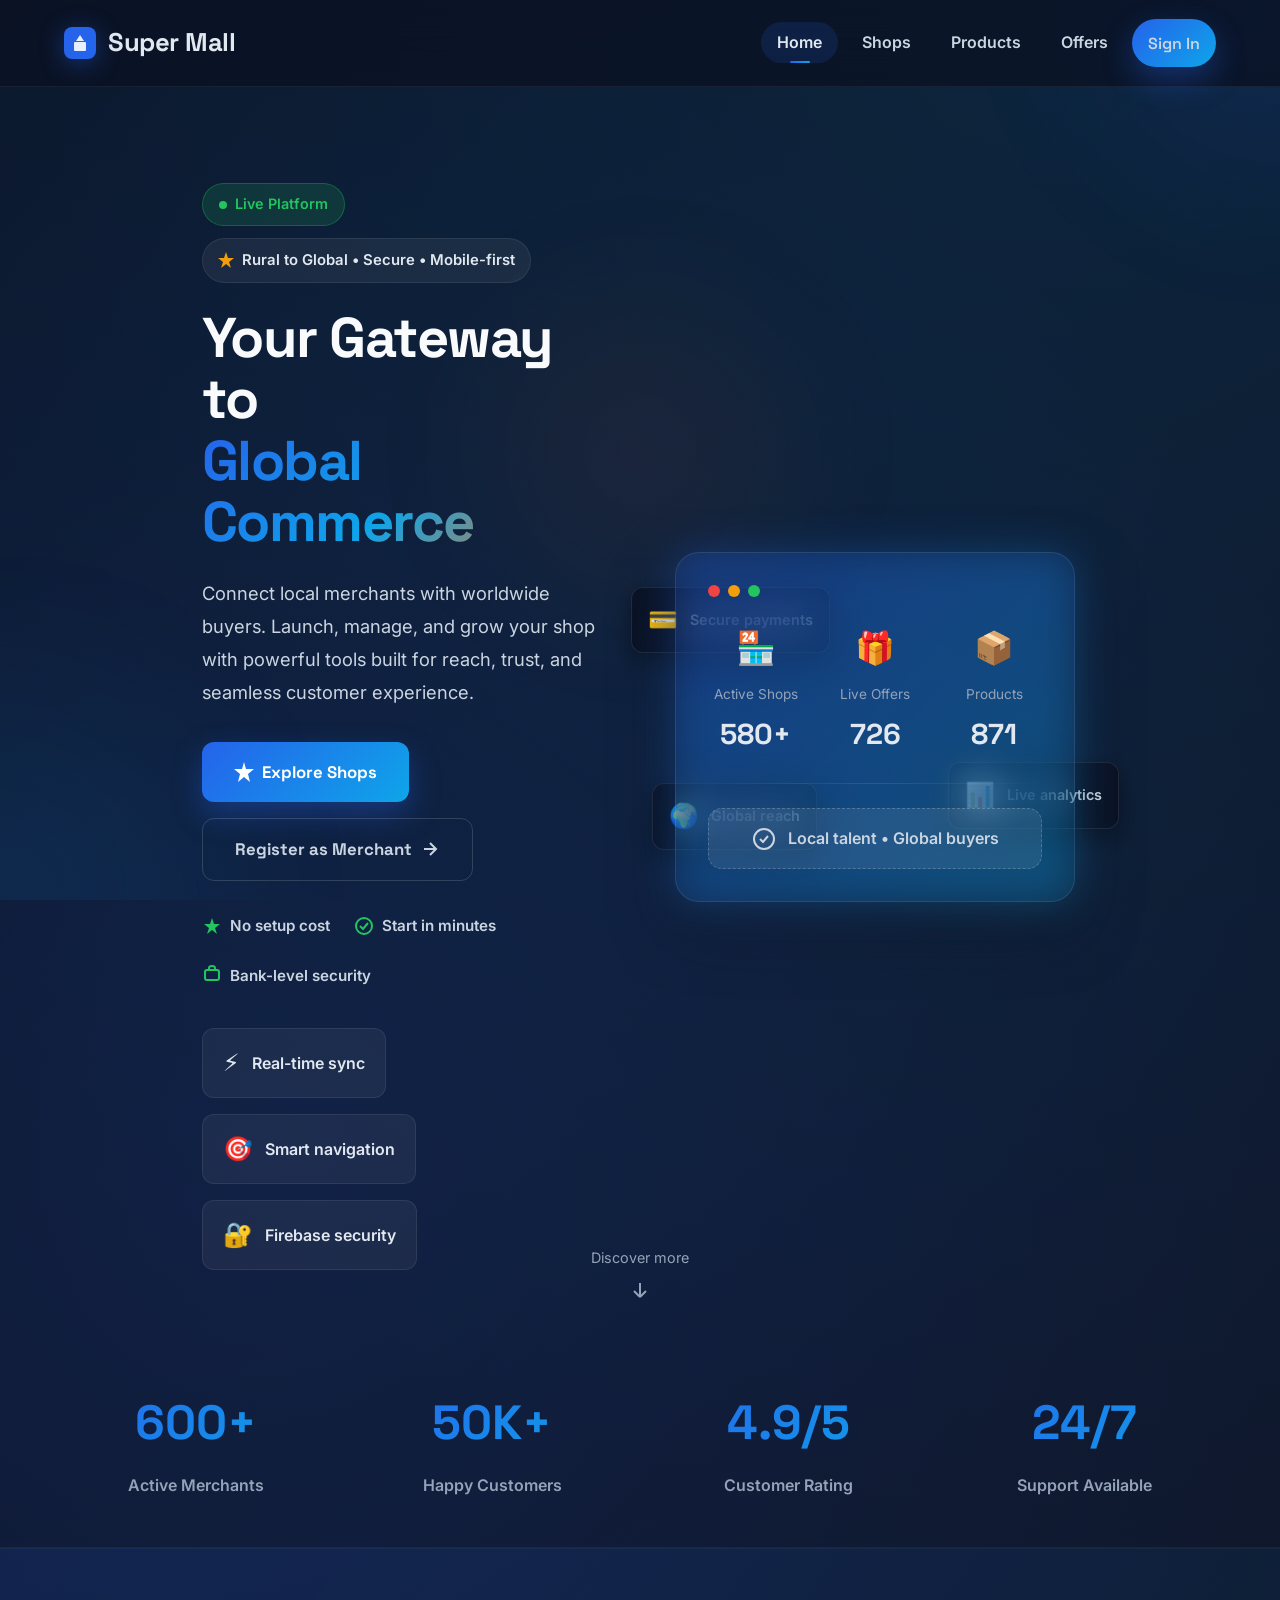
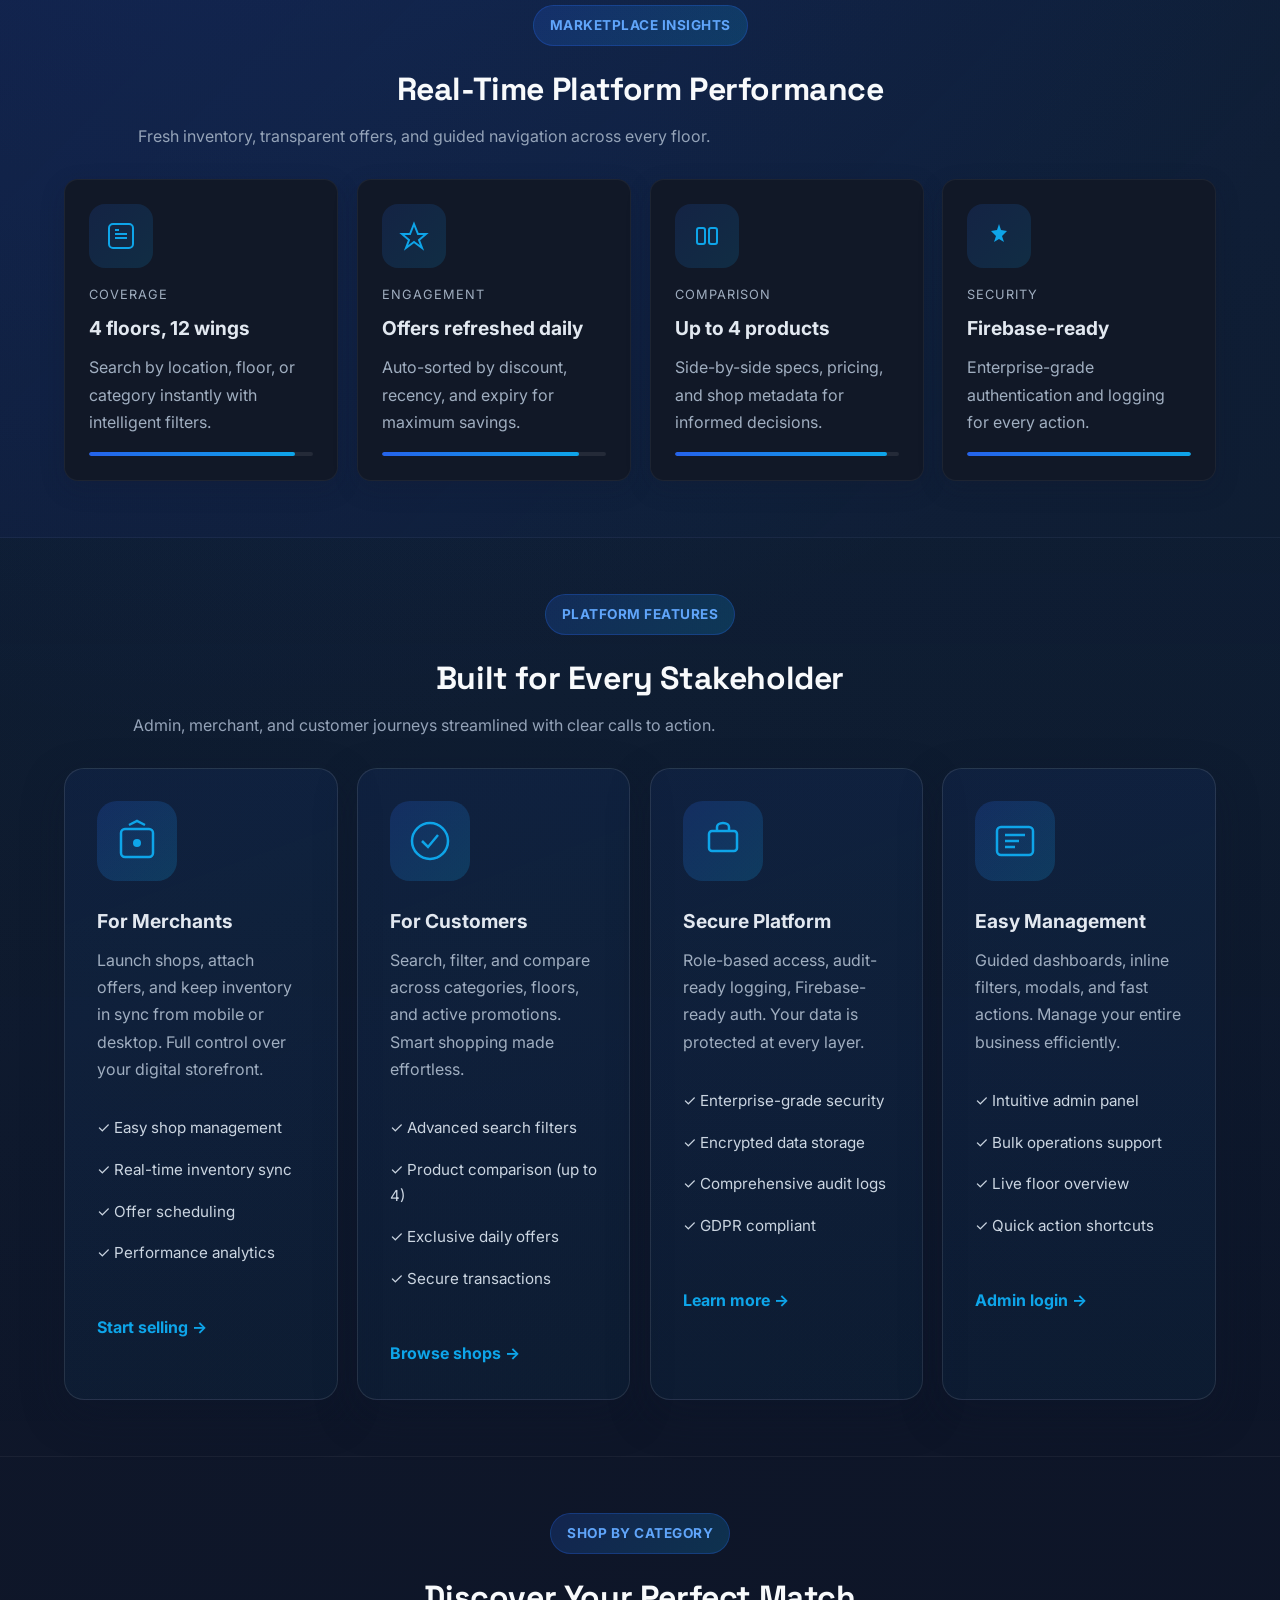
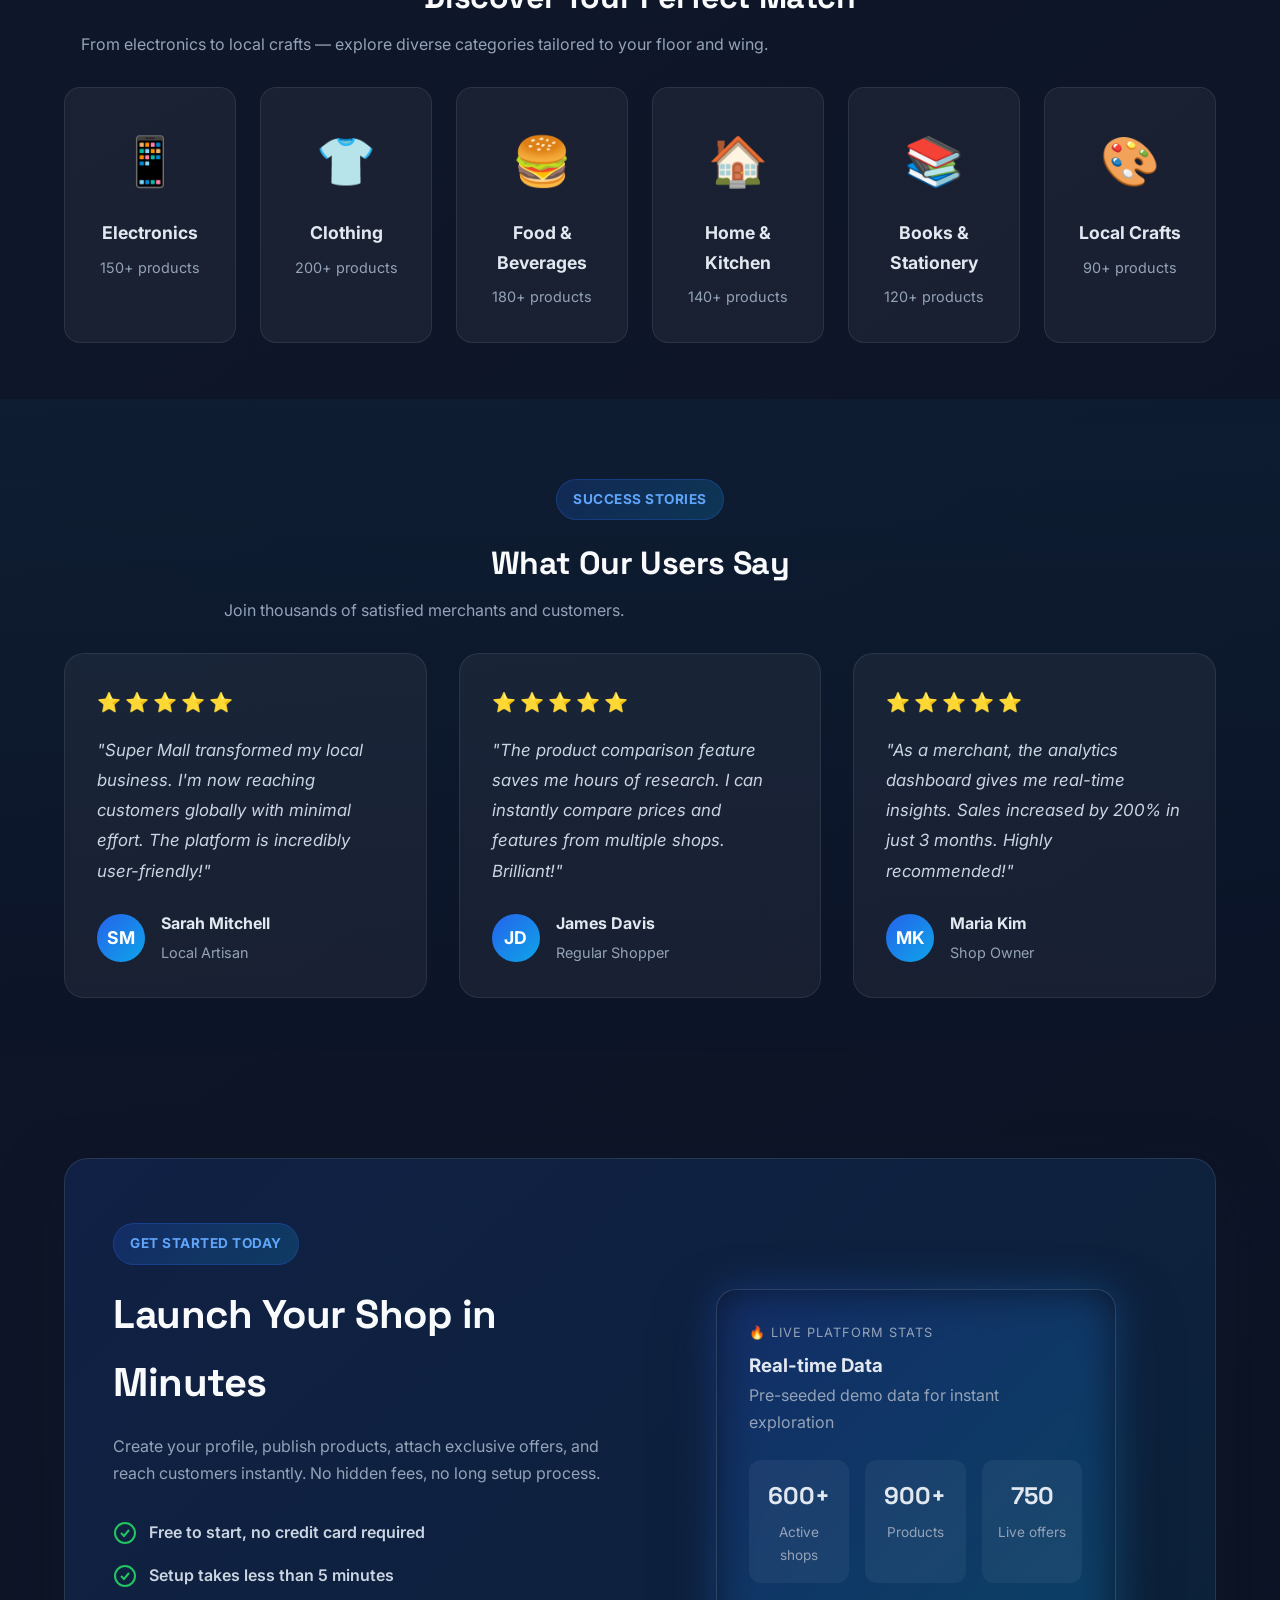
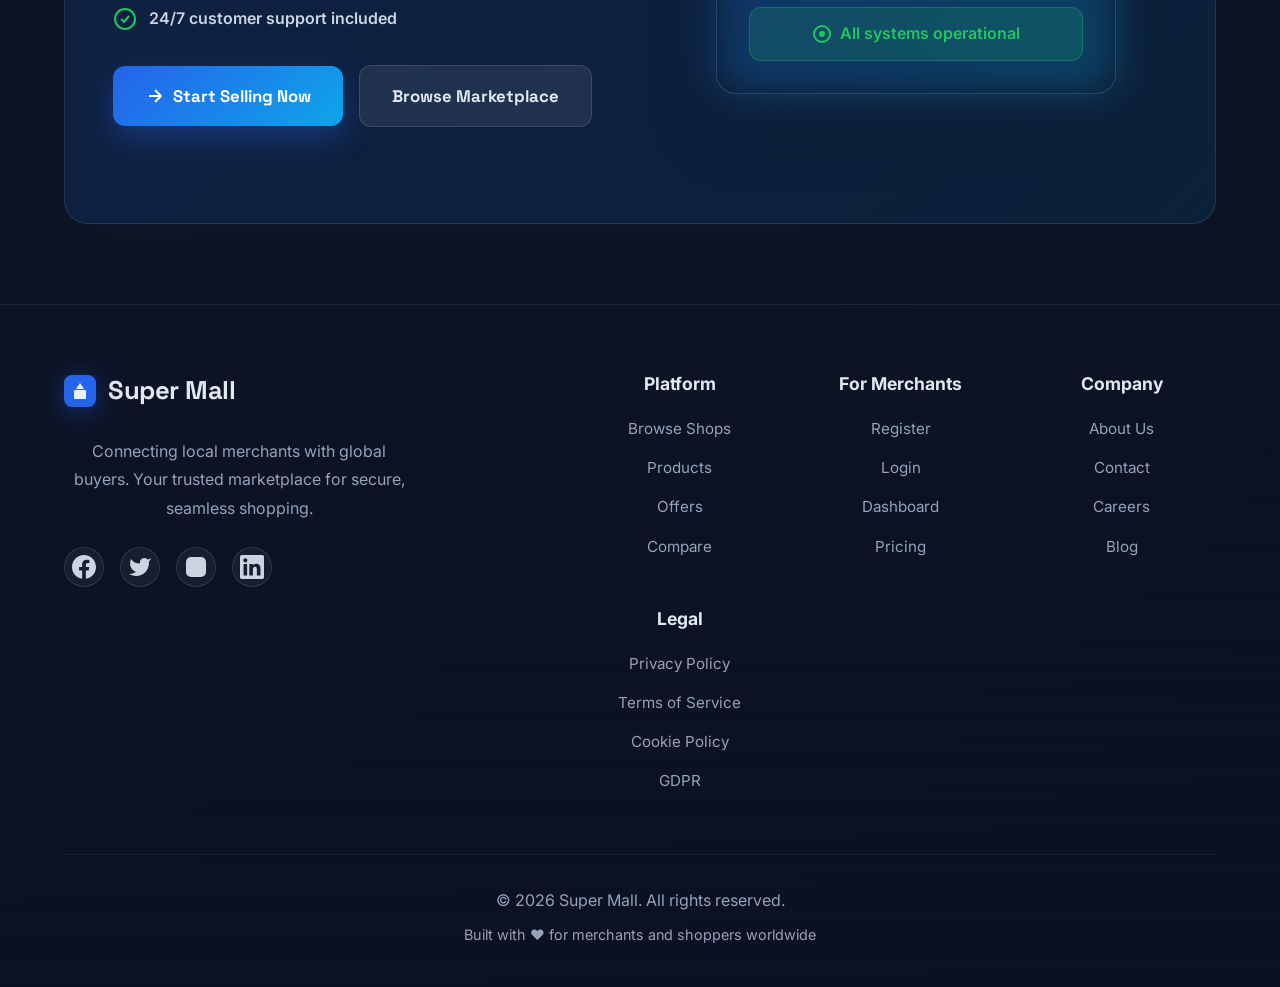
<file: super-mall-web-app/index.html>
<!DOCTYPE html>
<html lang="en">
<head>
    <meta charset="UTF-8">
    <meta name="viewport" content="width=device-width, initial-scale=1.0">
    <title>Super Mall - Your Gateway to Global Commerce</title>
    <meta name="description" content="Connect local merchants with worldwide buyers. Secure, mobile-first shopping platform with 600+ shops, 900+ products, and exclusive daily offers.">
    <link rel="stylesheet" href="css/style.css">
    <link rel="preconnect" href="https://fonts.googleapis.com">
    <link rel="preconnect" href="https://fonts.gstatic.com" crossorigin>
</head>
<body>
    <!-- Animated Background Elements -->
    <div class="bg-decoration">
        <div class="orb orb-1"></div>
        <div class="orb orb-2"></div>
        <div class="orb orb-3"></div>
    </div>

    <header>
        <nav class="navbar">
            <div class="container">
                <div class="logo">
                    <h1>
                        <svg class="logo-icon" width="32" height="32" viewBox="0 0 32 32" fill="none">
                            <rect width="32" height="32" rx="8" fill="url(#logo-gradient)"/>
                            <path d="M16 8L20 14H12L16 8Z" fill="white" opacity="0.9"/>
                            <rect x="10" y="15" width="12" height="9" rx="1" fill="white" opacity="0.9"/>
                            <defs>
                                <linearGradient id="logo-gradient" x1="0" y1="0" x2="32" y2="32">
                                    <stop stop-color="#2563eb"/>
                                    <stop offset="1" stop-color="#0ea5e9"/>
                                </linearGradient>
                            </defs>
                        </svg>
                        Super Mall
                    </h1>
                </div>
                <ul class="nav-links">
                    <li><a href="index.html" class="active">Home</a></li>
                    <li><a href="pages/user/shops.html">Shops</a></li>
                    <li><a href="pages/user/products.html">Products</a></li>
                    <li><a href="pages/user/offers.html">Offers</a></li>
                    <li><a href="pages/auth/index.html" class="btn-primary">Sign In</a></li>
                </ul>
            </div>
        </nav>
    </header>

    <main>
        <!-- Hero Section with Enhanced Design -->
        <section class="hero">
            <div class="container">
                <div class="hero-grid">
                    <div class="hero-copy" data-animate="fade-up">
                        <div class="badge-wrapper">
                            <span class="badge-live">
                                <span class="pulse-dot"></span>
                                Live Platform
                            </span>
                            <div class="pill hero-pill">
                                <svg width="16" height="16" viewBox="0 0 16 16" fill="none">
                                    <path d="M8 0L10 6H16L11 10L13 16L8 12L3 16L5 10L0 6H6L8 0Z" fill="currentColor"/>
                                </svg>
                                Rural to Global • Secure • Mobile-first
                            </div>
                        </div>
                        <h2 class="hero-title">
                            Your Gateway to 
                            <span class="gradient-text">Global Commerce</span>
                        </h2>
                        <p class="hero-subtitle">Connect local merchants with worldwide buyers. Launch, manage, and grow your shop with powerful tools built for reach, trust, and seamless customer experience.</p>
                        <div class="hero-actions">
                            <a href="pages/user/shops.html" class="btn-primary btn-large">
                                <svg width="20" height="20" viewBox="0 0 20 20" fill="none">
                                    <path d="M10 0L12 7H20L14 12L16 20L10 15L4 20L6 12L0 7H8L10 0Z" fill="currentColor"/>
                                </svg>
                                Explore Shops
                            </a>
                            <a href="pages/auth/register.html" class="btn-ghost btn-large">
                                Register as Merchant
                                <svg width="20" height="20" viewBox="0 0 20 20" fill="none">
                                    <path d="M10 4L16 10L10 16M16 10H4" stroke="currentColor" stroke-width="2"/>
                                </svg>
                            </a>
                        </div>
                        <div class="trust-indicators">
                            <div class="trust-item">
                                <svg width="20" height="20" viewBox="0 0 20 20" fill="none">
                                    <path d="M10 2L12 8L18 8L13 12L15 18L10 14L5 18L7 12L2 8L8 8L10 2Z" fill="#22c55e"/>
                                </svg>
                                <span>No setup cost</span>
                            </div>
                            <div class="trust-item">
                                <svg width="20" height="20" viewBox="0 0 20 20" fill="none">
                                    <circle cx="10" cy="10" r="8" stroke="#22c55e" stroke-width="2" fill="none"/>
                                    <path d="M6 10L9 13L14 7" stroke="#22c55e" stroke-width="2"/>
                                </svg>
                                <span>Start in minutes</span>
                            </div>
                            <div class="trust-item">
                                <svg width="20" height="20" viewBox="0 0 20 20" fill="none">
                                    <rect x="3" y="5" width="14" height="10" rx="2" stroke="#22c55e" stroke-width="2" fill="none"/>
                                    <path d="M7 5V3C7 2 8 1 10 1C12 1 13 2 13 3V5" stroke="#22c55e" stroke-width="2"/>
                                </svg>
                                <span>Bank-level security</span>
                            </div>
                        </div>
                        <div class="hero-features">
                            <div class="feature-item">
                                <div class="feature-icon">⚡</div>
                                <span>Real-time sync</span>
                            </div>
                            <div class="feature-item">
                                <div class="feature-icon">🎯</div>
                                <span>Smart navigation</span>
                            </div>
                            <div class="feature-item">
                                <div class="feature-icon">🔐</div>
                                <span>Firebase security</span>
                            </div>
                        </div>
                    </div>
                    <div class="hero-visual" data-animate="fade-left">
                        <div class="hero-card floating">
                            <div class="card-glow"></div>
                            <div class="card-top">
                                <span class="dot red"></span>
                                <span class="dot yellow"></span>
                                <span class="dot green"></span>
                            </div>
                            <div class="hero-stats">
                                <div class="stat-item">
                                    <div class="stat-icon">🏪</div>
                                    <p class="label">Active Shops</p>
                                    <p class="value" data-count="600">0+</p>
                                </div>
                                <div class="stat-item">
                                    <div class="stat-icon">🎁</div>
                                    <p class="label">Live Offers</p>
                                    <p class="value" data-count="750">0</p>
                                </div>
                                <div class="stat-item">
                                    <div class="stat-icon">📦</div>
                                    <p class="label">Products</p>
                                    <p class="value" data-count="900">0</p>
                                </div>
                            </div>
                            <div class="card-divider"></div>
                            <div class="hero-badge">
                                <svg width="24" height="24" viewBox="0 0 24 24" fill="none">
                                    <circle cx="12" cy="12" r="10" stroke="currentColor" stroke-width="2"/>
                                    <path d="M8 12L11 15L16 9" stroke="currentColor" stroke-width="2"/>
                                </svg>
                                Local talent • Global buyers
                            </div>
                        </div>
                        
                        <!-- Floating Feature Cards -->
                        <div class="floating-card card-1">
                            <div class="mini-icon">💳</div>
                            <span>Secure payments</span>
                        </div>
                        <div class="floating-card card-2">
                            <div class="mini-icon">📊</div>
                            <span>Live analytics</span>
                        </div>
                        <div class="floating-card card-3">
                            <div class="mini-icon">🌍</div>
                            <span>Global reach</span>
                        </div>
                    </div>
                </div>
            </div>
            
            <!-- Scroll Indicator -->
            <div class="scroll-indicator">
                <span>Discover more</span>
                <svg width="24" height="24" viewBox="0 0 24 24" fill="none">
                    <path d="M12 5V19M12 19L6 13M12 19L18 13" stroke="currentColor" stroke-width="2"/>
                </svg>
            </div>
        </section>

        <!-- Social Proof Section -->
        <section class="section social-proof">
            <div class="container">
                <div class="social-proof-grid">
                    <div class="proof-item" data-animate="fade-up" data-delay="0">
                        <div class="proof-number">600+</div>
                        <div class="proof-label">Active Merchants</div>
                    </div>
                    <div class="proof-item" data-animate="fade-up" data-delay="100">
                        <div class="proof-number">50K+</div>
                        <div class="proof-label">Happy Customers</div>
                    </div>
                    <div class="proof-item" data-animate="fade-up" data-delay="200">
                        <div class="proof-number">4.9/5</div>
                        <div class="proof-label">Customer Rating</div>
                    </div>
                    <div class="proof-item" data-animate="fade-up" data-delay="300">
                        <div class="proof-number">24/7</div>
                        <div class="proof-label">Support Available</div>
                    </div>
                </div>
            </div>
        </section>

        <!-- Marketplace Pulse Section -->
        <section class="section stats">
            <div class="container">
                <div class="section-header text-center">
                    <span class="section-badge">Marketplace Insights</span>
                    <h2>Real-Time Platform Performance</h2>
                    <p class="section-desc">Fresh inventory, transparent offers, and guided navigation across every floor.</p>
                </div>
                <div class="stats-grid">
                    <div class="stat-card" data-animate="scale-up">
                        <div class="stat-icon-wrapper">
                            <svg width="32" height="32" viewBox="0 0 32 32" fill="none">
                                <rect x="4" y="4" width="24" height="24" rx="4" stroke="currentColor" stroke-width="2"/>
                                <path d="M10 14H22M10 18H22M10 10H14" stroke="currentColor" stroke-width="2"/>
                            </svg>
                        </div>
                        <p class="eyebrow">Coverage</p>
                        <h3>4 floors, 12 wings</h3>
                        <p class="muted">Search by location, floor, or category instantly with intelligent filters.</p>
                        <div class="stat-progress">
                            <div class="progress-bar" style="width: 92%"></div>
                        </div>
                    </div>
                    <div class="stat-card" data-animate="scale-up" data-delay="100">
                        <div class="stat-icon-wrapper">
                            <svg width="32" height="32" viewBox="0 0 32 32" fill="none">
                                <path d="M16 4L20 14H28L21 20L24 28L16 22L8 28L11 20L4 14H12L16 4Z" stroke="currentColor" stroke-width="2"/>
                            </svg>
                        </div>
                        <p class="eyebrow">Engagement</p>
                        <h3>Offers refreshed daily</h3>
                        <p class="muted">Auto-sorted by discount, recency, and expiry for maximum savings.</p>
                        <div class="stat-progress">
                            <div class="progress-bar" style="width: 88%"></div>
                        </div>
                    </div>
                    <div class="stat-card" data-animate="scale-up" data-delay="200">
                        <div class="stat-icon-wrapper">
                            <svg width="32" height="32" viewBox="0 0 32 32" fill="none">
                                <rect x="6" y="8" width="8" height="16" rx="2" stroke="currentColor" stroke-width="2"/>
                                <rect x="18" y="8" width="8" height="16" rx="2" stroke="currentColor" stroke-width="2"/>
                            </svg>
                        </div>
                        <p class="eyebrow">Comparison</p>
                        <h3>Up to 4 products</h3>
                        <p class="muted">Side-by-side specs, pricing, and shop metadata for informed decisions.</p>
                        <div class="stat-progress">
                            <div class="progress-bar" style="width: 95%"></div>
                        </div>
                    </div>
                    <div class="stat-card" data-animate="scale-up" data-delay="300">
                        <div class="stat-icon-wrapper">
                            <svg width="32" height="32" viewBox="0 0 32 32" fill="none">
                                <path d="M16 4L18 10L24 11L19 16L21 22L16 19L11 22L13 16L8 11L14 10L16 4Z" fill="currentColor"/>
                            </svg>
                        </div>
                        <p class="eyebrow">Security</p>
                        <h3>Firebase-ready</h3>
                        <p class="muted">Enterprise-grade authentication and logging for every action.</p>
                        <div class="stat-progress">
                            <div class="progress-bar" style="width: 100%"></div>
                        </div>
                    </div>
                </div>
            </div>
        </section>

        <!-- Features Section with Enhanced Design -->
        <section class="section features">
            <div class="container">
                <div class="section-header text-center">
                    <span class="section-badge">Platform Features</span>
                    <h2>Built for Every Stakeholder</h2>
                    <p class="section-desc">Admin, merchant, and customer journeys streamlined with clear calls to action.</p>
                </div>
                <div class="feature-grid">
                    <div class="feature-card premium" data-animate="slide-up">
                        <div class="feature-icon-large">
                            <svg width="48" height="48" viewBox="0 0 48 48" fill="none">
                                <rect x="8" y="12" width="32" height="28" rx="4" stroke="currentColor" stroke-width="2.5"/>
                                <path d="M16 8L24 4L32 8" stroke="currentColor" stroke-width="2.5"/>
                                <circle cx="24" cy="26" r="4" fill="currentColor"/>
                            </svg>
                        </div>
                        <h3>For Merchants</h3>
                        <p>Launch shops, attach offers, and keep inventory in sync from mobile or desktop. Full control over your digital storefront.</p>
                        <ul class="feature-list">
                            <li>✓ Easy shop management</li>
                            <li>✓ Real-time inventory sync</li>
                            <li>✓ Offer scheduling</li>
                            <li>✓ Performance analytics</li>
                        </ul>
                        <a href="pages/auth/register.html" class="feature-link">Start selling →</a>
                    </div>
                    <div class="feature-card premium" data-animate="slide-up" data-delay="100">
                        <div class="feature-icon-large">
                            <svg width="48" height="48" viewBox="0 0 48 48" fill="none">
                                <circle cx="24" cy="24" r="18" stroke="currentColor" stroke-width="2.5"/>
                                <path d="M16 24L22 30L32 18" stroke="currentColor" stroke-width="2.5"/>
                            </svg>
                        </div>
                        <h3>For Customers</h3>
                        <p>Search, filter, and compare across categories, floors, and active promotions. Smart shopping made effortless.</p>
                        <ul class="feature-list">
                            <li>✓ Advanced search filters</li>
                            <li>✓ Product comparison (up to 4)</li>
                            <li>✓ Exclusive daily offers</li>
                            <li>✓ Secure transactions</li>
                        </ul>
                        <a href="pages/user/shops.html" class="feature-link">Browse shops →</a>
                    </div>
                    <div class="feature-card premium" data-animate="slide-up" data-delay="200">
                        <div class="feature-icon-large">
                            <svg width="48" height="48" viewBox="0 0 48 48" fill="none">
                                <rect x="10" y="14" width="28" height="20" rx="3" stroke="currentColor" stroke-width="2.5"/>
                                <path d="M18 14V10C18 8 20 6 24 6C28 6 30 8 30 10V14" stroke="currentColor" stroke-width="2.5"/>
                            </svg>
                        </div>
                        <h3>Secure Platform</h3>
                        <p>Role-based access, audit-ready logging, Firebase-ready auth. Your data is protected at every layer.</p>
                        <ul class="feature-list">
                            <li>✓ Enterprise-grade security</li>
                            <li>✓ Encrypted data storage</li>
                            <li>✓ Comprehensive audit logs</li>
                            <li>✓ GDPR compliant</li>
                        </ul>
                        <a href="#" class="feature-link">Learn more →</a>
                    </div>
                    <div class="feature-card premium" data-animate="slide-up" data-delay="300">
                        <div class="feature-icon-large">
                            <svg width="48" height="48" viewBox="0 0 48 48" fill="none">
                                <rect x="6" y="10" width="36" height="28" rx="4" stroke="currentColor" stroke-width="2.5"/>
                                <path d="M14 18H34M14 24H28M14 30H24" stroke="currentColor" stroke-width="2.5"/>
                            </svg>
                        </div>
                        <h3>Easy Management</h3>
                        <p>Guided dashboards, inline filters, modals, and fast actions. Manage your entire business efficiently.</p>
                        <ul class="feature-list">
                            <li>✓ Intuitive admin panel</li>
                            <li>✓ Bulk operations support</li>
                            <li>✓ Live floor overview</li>
                            <li>✓ Quick action shortcuts</li>
                        </ul>
                        <a href="pages/auth/index.html" class="feature-link">Admin login →</a>
                    </div>
                </div>
            </div>
        </section>

        <!-- Categories Section with Visual Enhancement -->
        <section class="section categories">
            <div class="container">
                <div class="section-header text-center">
                    <span class="section-badge">Shop by Category</span>
                    <h2>Discover Your Perfect Match</h2>
                    <p class="section-desc">From electronics to local crafts — explore diverse categories tailored to your floor and wing.</p>
                </div>
                <div class="categories-grid">
                    <div class="category-card" data-animate="zoom-in">
                        <div class="category-icon">📱</div>
                        <h4>Electronics</h4>
                        <p>150+ products</p>
                    </div>
                    <div class="category-card" data-animate="zoom-in" data-delay="50">
                        <div class="category-icon">👕</div>
                        <h4>Clothing</h4>
                        <p>200+ products</p>
                    </div>
                    <div class="category-card" data-animate="zoom-in" data-delay="100">
                        <div class="category-icon">🍔</div>
                        <h4>Food & Beverages</h4>
                        <p>180+ products</p>
                    </div>
                    <div class="category-card" data-animate="zoom-in" data-delay="150">
                        <div class="category-icon">🏠</div>
                        <h4>Home & Kitchen</h4>
                        <p>140+ products</p>
                    </div>
                    <div class="category-card" data-animate="zoom-in" data-delay="200">
                        <div class="category-icon">📚</div>
                        <h4>Books & Stationery</h4>
                        <p>120+ products</p>
                    </div>
                    <div class="category-card" data-animate="zoom-in" data-delay="250">
                        <div class="category-icon">🎨</div>
                        <h4>Local Crafts</h4>
                        <p>90+ products</p>
                    </div>
                </div>
            </div>
        </section>

        <!-- Testimonials Section -->
        <section class="section testimonials">
            <div class="container">
                <div class="section-header text-center">
                    <span class="section-badge">Success Stories</span>
                    <h2>What Our Users Say</h2>
                    <p class="section-desc">Join thousands of satisfied merchants and customers.</p>
                </div>
                <div class="testimonial-grid">
                    <div class="testimonial-card" data-animate="fade-up">
                        <div class="rating">
                            <span>⭐</span><span>⭐</span><span>⭐</span><span>⭐</span><span>⭐</span>
                        </div>
                        <p class="testimonial-text">"Super Mall transformed my local business. I'm now reaching customers globally with minimal effort. The platform is incredibly user-friendly!"</p>
                        <div class="testimonial-author">
                            <div class="author-avatar">SM</div>
                            <div>
                                <p class="author-name">Sarah Mitchell</p>
                                <p class="author-role">Local Artisan</p>
                            </div>
                        </div>
                    </div>
                    <div class="testimonial-card" data-animate="fade-up" data-delay="100">
                        <div class="rating">
                            <span>⭐</span><span>⭐</span><span>⭐</span><span>⭐</span><span>⭐</span>
                        </div>
                        <p class="testimonial-text">"The product comparison feature saves me hours of research. I can instantly compare prices and features from multiple shops. Brilliant!"</p>
                        <div class="testimonial-author">
                            <div class="author-avatar">JD</div>
                            <div>
                                <p class="author-name">James Davis</p>
                                <p class="author-role">Regular Shopper</p>
                            </div>
                        </div>
                    </div>
                    <div class="testimonial-card" data-animate="fade-up" data-delay="200">
                        <div class="rating">
                            <span>⭐</span><span>⭐</span><span>⭐</span><span>⭐</span><span>⭐</span>
                        </div>
                        <p class="testimonial-text">"As a merchant, the analytics dashboard gives me real-time insights. Sales increased by 200% in just 3 months. Highly recommended!"</p>
                        <div class="testimonial-author">
                            <div class="author-avatar">MK</div>
                            <div>
                                <p class="author-name">Maria Kim</p>
                                <p class="author-role">Shop Owner</p>
                            </div>
                        </div>
                    </div>
                </div>
            </div>
        </section>

        <!-- CTA Section with Premium Design -->
        <section class="section cta-section">
            <div class="container">
                <div class="cta-wrapper">
                    <div class="cta-content" data-animate="slide-right">
                        <span class="section-badge">Get Started Today</span>
                        <h2>Launch Your Shop in Minutes</h2>
                        <p class="section-desc">Create your profile, publish products, attach exclusive offers, and reach customers instantly. No hidden fees, no long setup process.</p>
                        <div class="cta-benefits">
                            <div class="benefit-item">
                                <svg width="24" height="24" viewBox="0 0 24 24" fill="none">
                                    <circle cx="12" cy="12" r="10" stroke="#22c55e" stroke-width="2"/>
                                    <path d="M8 12L11 15L16 9" stroke="#22c55e" stroke-width="2"/>
                                </svg>
                                <span>Free to start, no credit card required</span>
                            </div>
                            <div class="benefit-item">
                                <svg width="24" height="24" viewBox="0 0 24 24" fill="none">
                                    <circle cx="12" cy="12" r="10" stroke="#22c55e" stroke-width="2"/>
                                    <path d="M8 12L11 15L16 9" stroke="#22c55e" stroke-width="2"/>
                                </svg>
                                <span>Setup takes less than 5 minutes</span>
                            </div>
                            <div class="benefit-item">
                                <svg width="24" height="24" viewBox="0 0 24 24" fill="none">
                                    <circle cx="12" cy="12" r="10" stroke="#22c55e" stroke-width="2"/>
                                    <path d="M8 12L11 15L16 9" stroke="#22c55e" stroke-width="2"/>
                                </svg>
                                <span>24/7 customer support included</span>
                            </div>
                        </div>
                        <div class="hero-actions">
                            <a href="pages/auth/register.html" class="btn-primary btn-large">
                                <svg width="20" height="20" viewBox="0 0 20 20" fill="none">
                                    <path d="M10 4L16 10M16 10L10 16M16 10H4" stroke="currentColor" stroke-width="2"/>
                                </svg>
                                Start Selling Now
                            </a>
                            <a href="pages/user/shops.html" class="btn-secondary btn-large">
                                Browse Marketplace
                            </a>
                        </div>
                    </div>
                    <div class="cta-visual" data-animate="slide-left">
                        <div class="cta-card premium-card">
                            <div class="card-glow"></div>
                            <p class="eyebrow">🔥 Live Platform Stats</p>
                            <h3>Real-time Data</h3>
                            <p class="muted">Pre-seeded demo data for instant exploration</p>
                            <div class="cta-stats">
                                <div class="stat-box">
                                    <div class="stat-number">600+</div>
                                    <div class="stat-label">Active shops</div>
                                </div>
                                <div class="stat-box">
                                    <div class="stat-number">900+</div>
                                    <div class="stat-label">Products</div>
                                </div>
                                <div class="stat-box">
                                    <div class="stat-number">750</div>
                                    <div class="stat-label">Live offers</div>
                                </div>
                            </div>
                            <div class="cta-badge">
                                <svg width="20" height="20" viewBox="0 0 20 20" fill="none">
                                    <circle cx="10" cy="10" r="8" stroke="currentColor" stroke-width="2"/>
                                    <circle cx="10" cy="10" r="3" fill="currentColor"/>
                                </svg>
                                All systems operational
                            </div>
                        </div>
                    </div>
                </div>
            </div>
        </section>
    </main>

    <!-- Enhanced Footer -->
    <footer>
        <div class="container">
            <div class="footer-grid">
                <div class="footer-brand">
                    <div class="logo">
                        <h1>
                            <svg class="logo-icon" width="32" height="32" viewBox="0 0 32 32" fill="none">
                                <rect width="32" height="32" rx="8" fill="url(#logo-gradient-footer)"/>
                                <path d="M16 8L20 14H12L16 8Z" fill="white" opacity="0.9"/>
                                <rect x="10" y="15" width="12" height="9" rx="1" fill="white" opacity="0.9"/>
                                <defs>
                                    <linearGradient id="logo-gradient-footer" x1="0" y1="0" x2="32" y2="32">
                                        <stop stop-color="#2563eb"/>
                                        <stop offset="1" stop-color="#0ea5e9"/>
                                    </linearGradient>
                                </defs>
                            </svg>
                            Super Mall
                        </h1>
                    </div>
                    <p class="footer-desc">Connecting local merchants with global buyers. Your trusted marketplace for secure, seamless shopping.</p>
                    <div class="social-links">
                        <a href="#" aria-label="Facebook">
                            <svg width="24" height="24" viewBox="0 0 24 24" fill="currentColor">
                                <path d="M24 12c0-6.627-5.373-12-12-12S0 5.373 0 12c0 5.99 4.388 10.954 10.125 11.854V15.47H7.078V12h3.047V9.356c0-3.007 1.792-4.668 4.533-4.668 1.312 0 2.686.234 2.686.234v2.953H15.83c-1.491 0-1.956.925-1.956 1.874V12h3.328l-.532 3.47h-2.796v8.385C19.612 22.954 24 17.99 24 12z"/>
                            </svg>
                        </a>
                        <a href="#" aria-label="Twitter">
                            <svg width="24" height="24" viewBox="0 0 24 24" fill="currentColor">
                                <path d="M23 3a10.9 10.9 0 01-3.14 1.53 4.48 4.48 0 00-7.86 3v1A10.66 10.66 0 013 4s-4 9 5 13a11.64 11.64 0 01-7 2c9 5 20 0 20-11.5a4.5 4.5 0 00-.08-.83A7.72 7.72 0 0023 3z"/>
                            </svg>
                        </a>
                        <a href="#" aria-label="Instagram">
                            <svg width="24" height="24" viewBox="0 0 24 24" fill="currentColor">
                                <rect x="2" y="2" width="20" height="20" rx="5" ry="5"/>
                                <path d="M16 11.37A4 4 0 1112.63 8 4 4 0 0116 11.37z" fill="none" stroke="currentColor" stroke-width="2"/>
                                <circle cx="17.5" cy="6.5" r="1.5"/>
                            </svg>
                        </a>
                        <a href="#" aria-label="LinkedIn">
                            <svg width="24" height="24" viewBox="0 0 24 24" fill="currentColor">
                                <path d="M20.447 20.452h-3.554v-5.569c0-1.328-.027-3.037-1.852-3.037-1.853 0-2.136 1.445-2.136 2.939v5.667H9.351V9h3.414v1.561h.046c.477-.9 1.637-1.85 3.37-1.85 3.601 0 4.267 2.37 4.267 5.455v6.286zM5.337 7.433c-1.144 0-2.063-.926-2.063-2.065 0-1.138.92-2.063 2.063-2.063 1.14 0 2.064.925 2.064 2.063 0 1.139-.925 2.065-2.064 2.065zm1.782 13.019H3.555V9h3.564v11.452zM22.225 0H1.771C.792 0 0 .774 0 1.729v20.542C0 23.227.792 24 1.771 24h20.451C23.2 24 24 23.227 24 22.271V1.729C24 .774 23.2 0 22.222 0h.003z"/>
                            </svg>
                        </a>
                    </div>
                </div>
                <div class="footer-links">
                    <div class="footer-column">
                        <h4>Platform</h4>
                        <ul>
                            <li><a href="pages/user/shops.html">Browse Shops</a></li>
                            <li><a href="pages/user/products.html">Products</a></li>
                            <li><a href="pages/user/offers.html">Offers</a></li>
                            <li><a href="pages/user/compare.html">Compare</a></li>
                        </ul>
                    </div>
                    <div class="footer-column">
                        <h4>For Merchants</h4>
                        <ul>
                            <li><a href="pages/auth/register.html">Register</a></li>
                            <li><a href="pages/auth/index.html">Login</a></li>
                            <li><a href="pages/admin/dashboard.html">Dashboard</a></li>
                            <li><a href="#">Pricing</a></li>
                        </ul>
                    </div>
                    <div class="footer-column">
                        <h4>Company</h4>
                        <ul>
                            <li><a href="#">About Us</a></li>
                            <li><a href="#">Contact</a></li>
                            <li><a href="#">Careers</a></li>
                            <li><a href="#">Blog</a></li>
                        </ul>
                    </div>
                    <div class="footer-column">
                        <h4>Legal</h4>
                        <ul>
                            <li><a href="#">Privacy Policy</a></li>
                            <li><a href="#">Terms of Service</a></li>
                            <li><a href="#">Cookie Policy</a></li>
                            <li><a href="#">GDPR</a></li>
                        </ul>
                    </div>
                </div>
            </div>
            <div class="footer-bottom">
                <p>&copy; 2026 Super Mall. All rights reserved.</p>
                <p class="footer-tagline">Built with ❤️ for merchants and shoppers worldwide</p>
            </div>
        </div>
    </footer>

    <script type="module" src="js/app.js"></script>
    <script>
        // Counter Animation
        function animateCounter(element) {
            const target = parseInt(element.getAttribute('data-count'));
            const duration = 2000;
            const start = 0;
            const increment = target / (duration / 16);
            let current = start;
            
            const timer = setInterval(() => {
                current += increment;
                if (current >= target) {
                    element.textContent = target + (element.textContent.includes('+') ? '+' : '');
                    clearInterval(timer);
                } else {
                    element.textContent = Math.floor(current) + (element.textContent.includes('+') ? '+' : '');
                }
            }, 16);
        }

        // Intersection Observer for animations
        const observerOptions = {
            threshold: 0.1,
            rootMargin: '0px 0px -100px 0px'
        };

        const observer = new IntersectionObserver((entries) => {
            entries.forEach(entry => {
                if (entry.isIntersecting) {
                    entry.target.classList.add('animated');
                    
                    // Animate counters
                    const counters = entry.target.querySelectorAll('[data-count]');
                    counters.forEach(counter => animateCounter(counter));
                    
                    observer.unobserve(entry.target);
                }
            });
        }, observerOptions);

        // Observe all animated elements
        document.addEventListener('DOMContentLoaded', () => {
            document.querySelectorAll('[data-animate]').forEach(el => {
                observer.observe(el);
            });
        });
    </script>
</body>
</html>
</file>
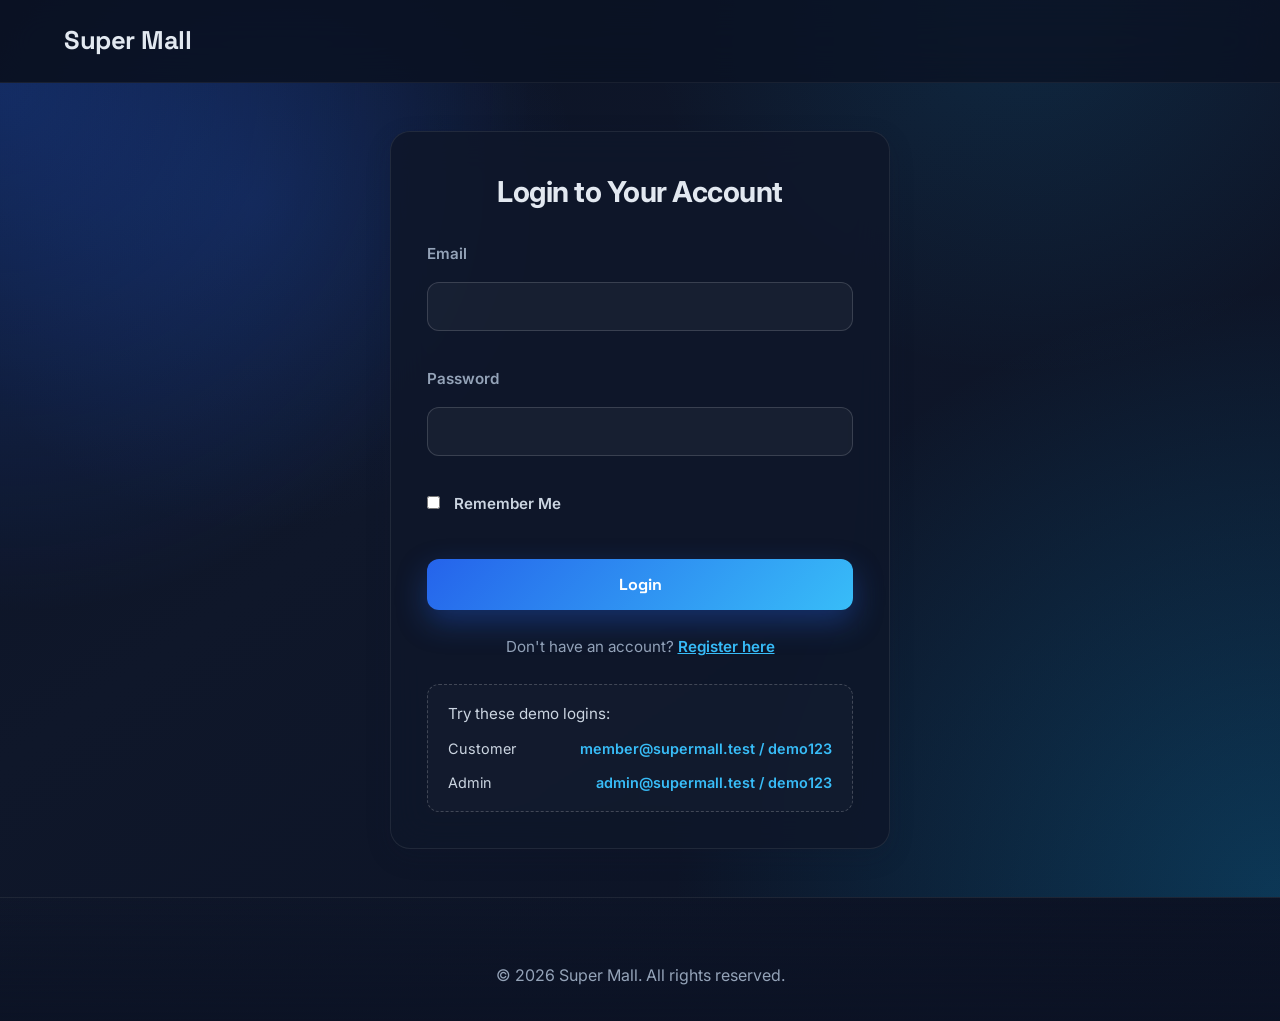
<file: super-mall-web-app/pages/auth/index.html>
<!DOCTYPE html>
<html lang="en">
<head>
    <meta charset="UTF-8">
    <meta name="viewport" content="width=device-width, initial-scale=1.0">
    <title>Login - Super Mall</title>
    <link rel="stylesheet" href="../../css/style.css">
    <link rel="stylesheet" href="../../css/auth.css">
</head>
<body>
    <header>
        <nav class="navbar">
            <div class="container">
                <div class="logo">
                    <h1><a href="../../index.html">Super Mall</a></h1>
                </div>
            </div>
        </nav>
    </header>

    <main>
        <section class="auth-section">
            <div class="auth-container">
                <h2>Login to Your Account</h2>
                <form id="loginForm" class="auth-form">
                    <div class="form-group">
                        <label for="email">Email</label>
                        <input type="email" id="email" name="email" required>
                    </div>
                    <div class="form-group">
                        <label for="password">Password</label>
                        <input type="password" id="password" name="password" required>
                    </div>
                    <div class="form-group">
                        <label class="checkbox-label">
                            <input type="checkbox" id="rememberMe">
                            <span>Remember Me</span>
                        </label>
                    </div>
                    <button type="submit" class="btn-primary">Login</button>
                    <div class="auth-links">
                        <p>Don't have an account? <a href="register.html">Register here</a></p>
                    </div>
                </form>
                <div id="loginMessage" class="message"></div>
                <div class="sample-credentials">
                    <p>Try these demo logins:</p>
                    <div class="credential-row">
                        <span>Customer</span>
                        <span>member@supermall.test / demo123</span>
                    </div>
                    <div class="credential-row">
                        <span>Admin</span>
                        <span>admin@supermall.test / demo123</span>
                    </div>
                </div>
            </div>
        </section>
    </main>

    <footer>
        <div class="container">
            <p>&copy; 2026 Super Mall. All rights reserved.</p>
        </div>
    </footer>

    <script type="module" src="../../js/auth.js"></script>
</body>
</html>
</file>
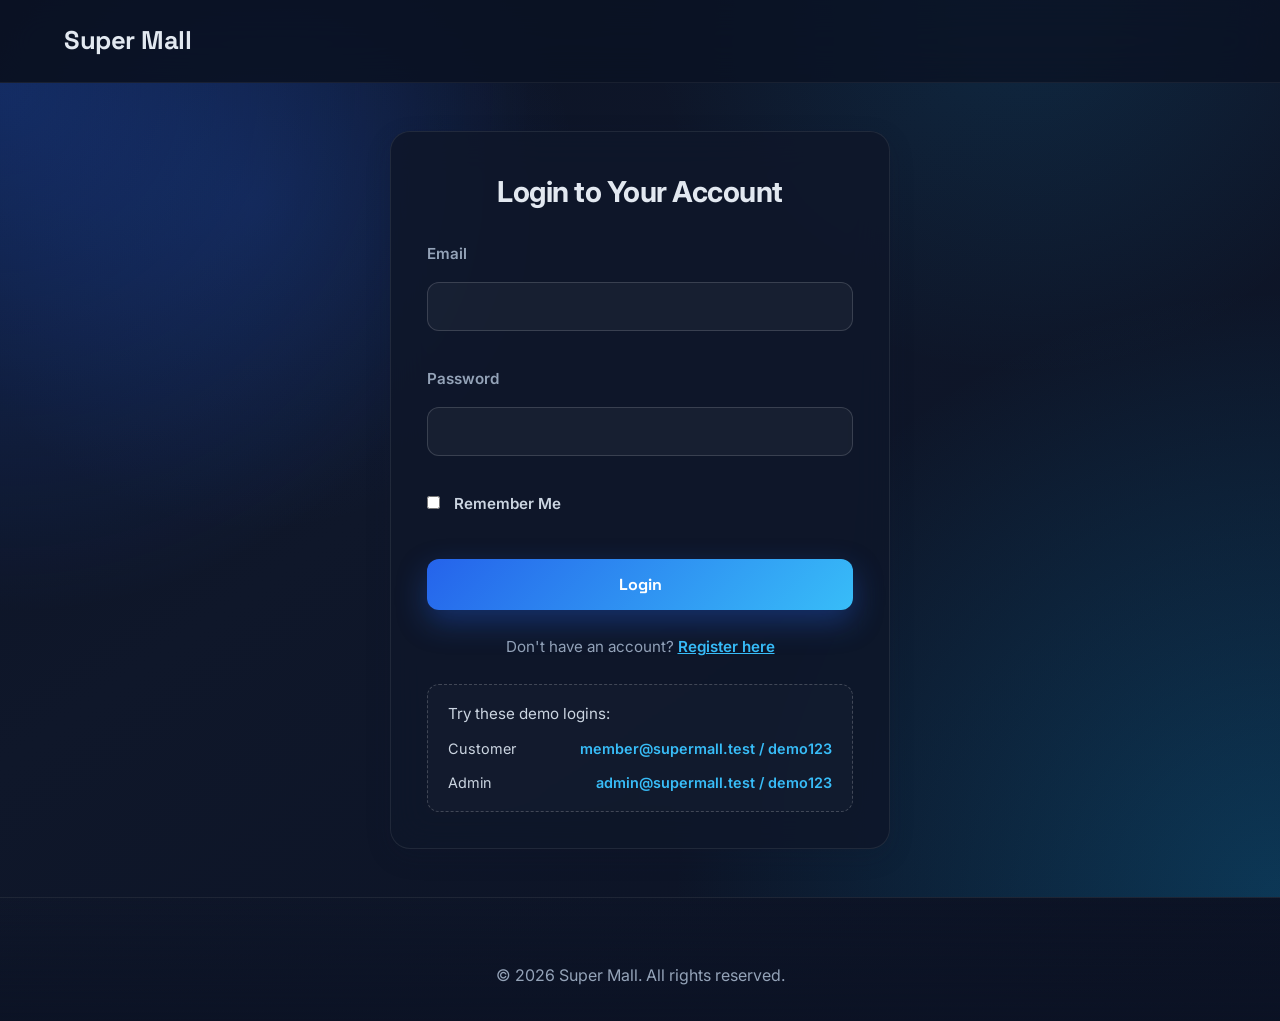
<file: super-mall-web-app/pages/admin/create-shop.html>
<!DOCTYPE html>
<html lang="en">
<head>
    <meta charset="UTF-8">
    <meta name="viewport" content="width=device-width, initial-scale=1.0">
    <title>Create Shop - Super Mall</title>
    <link rel="stylesheet" href="../../css/style.css">
    <link rel="stylesheet" href="../../css/admin.css">
</head>
<body>
    <header>
        <nav class="navbar">
            <div class="container">
                <div class="logo">
                    <h1><a href="../../index.html">Super Mall Admin</a></h1>
                </div>
                <ul class="nav-links">
                    <li><a href="dashboard.html">Dashboard</a></li>
                    <li><a href="manage-shops.html">Shops</a></li>
                    <li><a href="manage-offers.html">Offers</a></li>
                    <li><a href="manage-categories.html">Categories</a></li>
                    <li><a href="#" id="logoutBtn" class="btn-primary">Logout</a></li>
                </ul>
            </div>
        </nav>
    </header>

    <main>
        <section class="form-section">
            <div class="container">
                <h2>Create New Shop</h2>
                <form id="createShopForm" class="admin-form">
                    <div class="form-group">
                        <label for="shopName">Shop Name *</label>
                        <input type="text" id="shopName" name="shopName" required>
                    </div>
                    <div class="form-group">
                        <label for="shopDescription">Description *</label>
                        <textarea id="shopDescription" name="shopDescription" rows="4" required></textarea>
                    </div>
                    <div class="form-group">
                        <label for="shopCategory">Category *</label>
                        <select id="shopCategory" name="shopCategory" required>
                            <option value="">Select Category</option>
                        </select>
                    </div>
                    <div class="form-group">
                        <label for="shopFloor">Floor *</label>
                        <select id="shopFloor" name="shopFloor" required>
                            <option value="">Select Floor</option>
                            <option value="Ground Floor">Ground Floor</option>
                            <option value="First Floor">First Floor</option>
                            <option value="Second Floor">Second Floor</option>
                            <option value="Third Floor">Third Floor</option>
                        </select>
                    </div>
                    <div class="form-group">
                        <label for="shopLocation">Location *</label>
                        <input type="text" id="shopLocation" name="shopLocation" required placeholder="e.g., Shop No. 101, Wing A">
                    </div>
                    <div class="form-group">
                        <label for="contactNumber">Contact Number *</label>
                        <input type="tel" id="contactNumber" name="contactNumber" required>
                    </div>
                    <div class="form-group">
                        <label for="contactEmail">Contact Email *</label>
                        <input type="email" id="contactEmail" name="contactEmail" required>
                    </div>
                    <div class="form-group">
                        <label for="shopImage">Shop Image URL</label>
                        <input type="url" id="shopImage" name="shopImage" placeholder="https://example.com/image.jpg">
                    </div>
                    <div class="form-group">
                        <label>
                            <input type="checkbox" id="isActive" name="isActive" checked> Active
                        </label>
                    </div>
                    <div class="form-actions">
                        <button type="submit" class="btn-primary">Create Shop</button>
                        <a href="manage-shops.html" class="btn-secondary">Cancel</a>
                    </div>
                </form>
                <div id="shopMessage" class="message"></div>
            </div>
        </section>
    </main>

    <footer>
        <div class="container">
            <p>&copy; 2026 Super Mall. All rights reserved.</p>
        </div>
    </footer>

    <script type="module" src="../../js/admin-shop.js"></script>
</body>
</html>
</file>
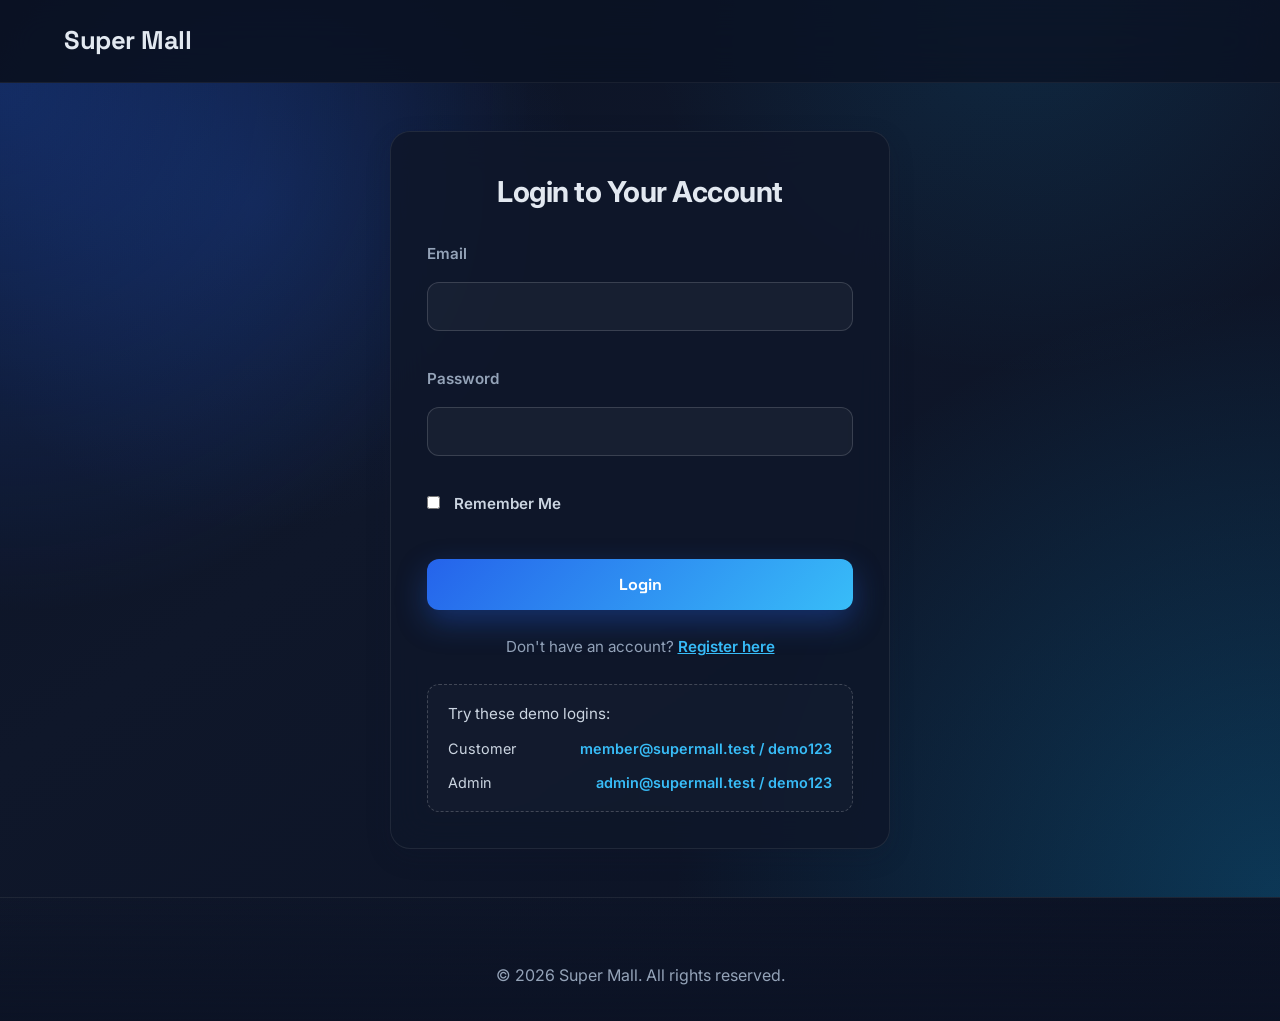
<file: super-mall-web-app/pages/admin/dashboard.html>
<!DOCTYPE html>
<html lang="en">
<head>
    <meta charset="UTF-8">
    <meta name="viewport" content="width=device-width, initial-scale=1.0">
    <title>Admin Dashboard - Super Mall</title>
    <link rel="stylesheet" href="../../css/style.css">
    <link rel="stylesheet" href="../../css/admin.css">
</head>
<body>
    <header>
        <nav class="navbar">
            <div class="container">
                <div class="logo">
                    <h1><a href="../../index.html">Super Mall Admin</a></h1>
                </div>
                <ul class="nav-links">
                    <li><a href="dashboard.html">Dashboard</a></li>
                    <li><a href="manage-shops.html">Shops</a></li>
                    <li><a href="manage-offers.html">Offers</a></li>
                    <li><a href="manage-categories.html">Categories</a></li>
                    <li><a href="#" id="logoutBtn" class="btn-primary">Logout</a></li>
                </ul>
            </div>
        </nav>
    </header>

    <main>
        <section class="dashboard">
            <div class="container">
                <h2>Admin Dashboard</h2>
                <div class="stats-grid">
                    <div class="stat-card">
                        <h3>Total Shops</h3>
                        <p id="totalShops" class="stat-number">0</p>
                    </div>
                    <div class="stat-card">
                        <h3>Total Products</h3>
                        <p id="totalProducts" class="stat-number">0</p>
                    </div>
                    <div class="stat-card">
                        <h3>Active Offers</h3>
                        <p id="totalOffers" class="stat-number">0</p>
                    </div>
                    <div class="stat-card">
                        <h3>Total Categories</h3>
                        <p id="totalCategories" class="stat-number">0</p>
                    </div>
                </div>

                <div class="quick-actions">
                    <h3>Quick Actions</h3>
                    <div class="action-buttons">
                        <a href="create-shop.html" class="btn-primary">Create Shop</a>
                        <a href="manage-offers.html" class="btn-secondary">Manage Offers</a>
                        <a href="manage-categories.html" class="btn-secondary">Manage Categories</a>
                    </div>
                </div>

                <section class="floor-overview">
                    <div class="section-header">
                        <div>
                            <h3>Floor Overview</h3>
                            <p class="subtext">Live floor-wise breakdown of shops and offers.</p>
                        </div>
                        <span class="floor-chip">Realtime</span>
                    </div>
                    <div class="floor-grid" id="floorOverviewGrid">
                        <p class="muted">Loading floor insights…</p>
                    </div>
                </section>
            </div>
        </section>
    </main>

    <footer>
        <div class="container">
            <p>&copy; 2026 Super Mall. All rights reserved.</p>
        </div>
    </footer>

    <script type="module" src="../../js/admin-dashboard.js"></script>
</body>
</html>
</file>
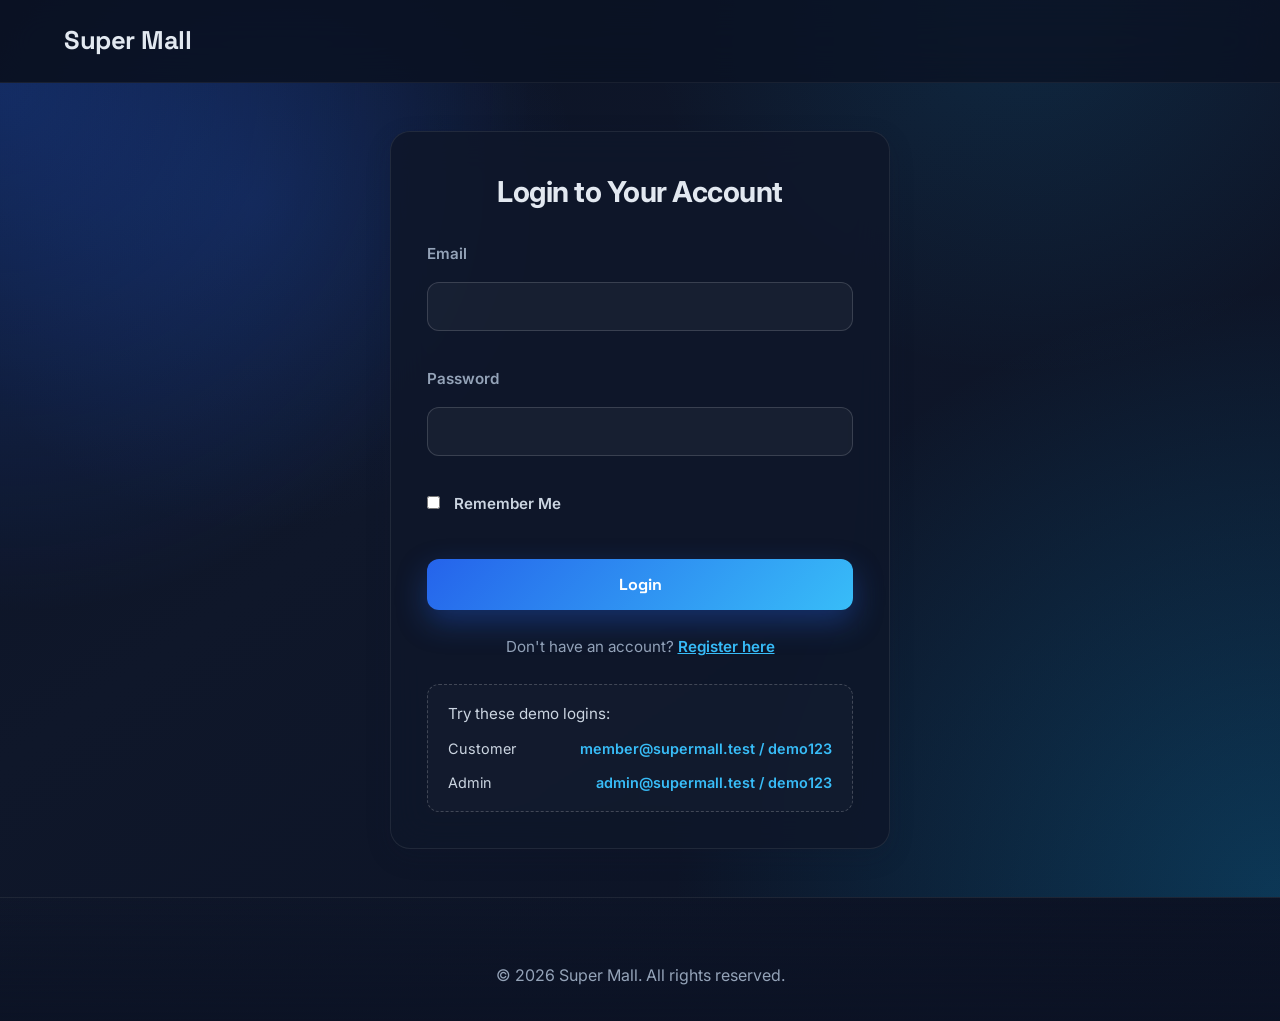
<file: super-mall-web-app/pages/admin/manage-categories.html>
<!DOCTYPE html>
<html lang="en">
<head>
    <meta charset="UTF-8">
    <meta name="viewport" content="width=device-width, initial-scale=1.0">
    <title>Manage Categories - Super Mall</title>
    <link rel="stylesheet" href="../../css/style.css">
    <link rel="stylesheet" href="../../css/admin.css">
</head>
<body>
    <header>
        <nav class="navbar">
            <div class="container">
                <div class="logo">
                    <h1><a href="../../index.html">Super Mall Admin</a></h1>
                </div>
                <ul class="nav-links">
                    <li><a href="dashboard.html">Dashboard</a></li>
                    <li><a href="manage-shops.html">Shops</a></li>
                    <li><a href="manage-offers.html">Offers</a></li>
                    <li><a href="manage-categories.html">Categories</a></li>
                    <li><a href="#" id="logoutBtn" class="btn-primary">Logout</a></li>
                </ul>
            </div>
        </nav>
    </header>

    <main>
        <section class="manage-section">
            <div class="container">
                <div class="section-header">
                    <h2>Manage Categories & Floors</h2>
                    <button id="addCategoryBtn" class="btn-primary">+ Add New Category</button>
                </div>

                <div class="content-grid">
                    <div class="categories-panel">
                        <h3>Categories</h3>
                        <div class="table-container">
                            <table class="data-table">
                                <thead>
                                    <tr>
                                        <th>Category Name</th>
                                        <th>Description</th>
                                        <th>Actions</th>
                                    </tr>
                                </thead>
                                <tbody id="categoriesTableBody">
                                    <tr>
                                        <td colspan="3" class="text-center">Loading categories...</td>
                                    </tr>
                                </tbody>
                            </table>
                        </div>
                    </div>

                    <div class="floors-panel">
                        <h3>Floor Information</h3>
                        <div id="floorsInfo">
                            <div class="floor-card">
                                <h4>Ground Floor</h4>
                                <p id="groundFloorShops">0 Shops</p>
                            </div>
                            <div class="floor-card">
                                <h4>First Floor</h4>
                                <p id="firstFloorShops">0 Shops</p>
                            </div>
                            <div class="floor-card">
                                <h4>Second Floor</h4>
                                <p id="secondFloorShops">0 Shops</p>
                            </div>
                            <div class="floor-card">
                                <h4>Third Floor</h4>
                                <p id="thirdFloorShops">0 Shops</p>
                            </div>
                        </div>
                    </div>
                </div>
            </div>
        </section>

        <!-- Add/Edit Category Modal -->
        <div id="categoryModal" class="modal">
            <div class="modal-content">
                <span class="close">&times;</span>
                <h3 id="modalTitle">Add New Category</h3>
                <form id="categoryForm" class="admin-form">
                    <input type="hidden" id="categoryId">
                    <div class="form-group">
                        <label for="categoryName">Category Name *</label>
                        <input type="text" id="categoryName" required>
                    </div>
                    <div class="form-group">
                        <label for="categoryDescription">Description</label>
                        <textarea id="categoryDescription" rows="3"></textarea>
                    </div>
                    <div class="form-actions">
                        <button type="submit" class="btn-primary">Save Category</button>
                        <button type="button" class="btn-secondary" id="cancelCategoryBtn">Cancel</button>
                    </div>
                </form>
            </div>
        </div>
    </main>

    <footer>
        <div class="container">
            <p>&copy; 2026 Super Mall. All rights reserved.</p>
        </div>
    </footer>

    <script type="module" src="../../js/admin-categories.js"></script>
</body>
</html>
</file>
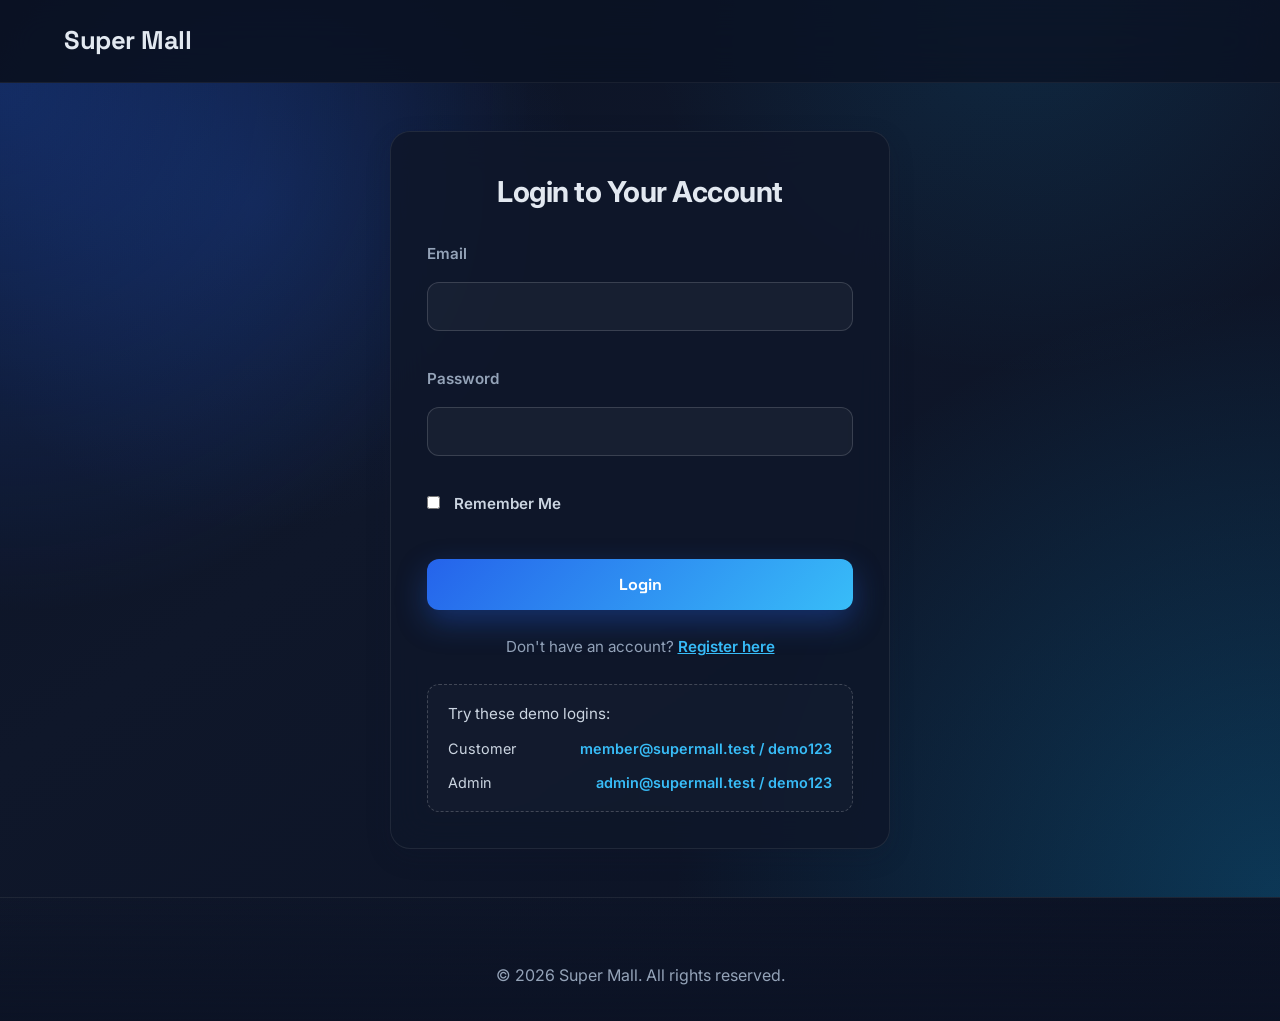
<file: super-mall-web-app/pages/admin/manage-offers.html>
<!DOCTYPE html>
<html lang="en">
<head>
    <meta charset="UTF-8">
    <meta name="viewport" content="width=device-width, initial-scale=1.0">
    <title>Manage Offers - Super Mall</title>
    <link rel="stylesheet" href="../../css/style.css">
    <link rel="stylesheet" href="../../css/admin.css">
</head>
<body>
    <header>
        <nav class="navbar">
            <div class="container">
                <div class="logo">
                    <h1><a href="../../index.html">Super Mall Admin</a></h1>
                </div>
                <ul class="nav-links">
                    <li><a href="dashboard.html">Dashboard</a></li>
                    <li><a href="manage-shops.html">Shops</a></li>
                    <li><a href="manage-offers.html">Offers</a></li>
                    <li><a href="manage-categories.html">Categories</a></li>
                    <li><a href="#" id="logoutBtn" class="btn-primary">Logout</a></li>
                </ul>
            </div>
        </nav>
    </header>

    <main>
        <section class="manage-section">
            <div class="container">
                <div class="section-header">
                    <h2>Manage Offers</h2>
                    <button id="addOfferBtn" class="btn-primary">+ Add New Offer</button>
                </div>
                
                <div class="filters">
                    <input type="text" id="searchOffers" placeholder="Search offers..." class="search-input">
                    <select id="filterShop" class="filter-select">
                        <option value="">All Shops</option>
                    </select>
                </div>

                <div class="table-container">
                    <table class="data-table">
                        <thead>
                            <tr>
                                <th>Offer Title</th>
                                <th>Shop</th>
                                <th>Discount</th>
                                <th>Valid From</th>
                                <th>Valid Until</th>
                                <th>Status</th>
                                <th>Actions</th>
                            </tr>
                        </thead>
                        <tbody id="offersTableBody">
                            <tr>
                                <td colspan="7" class="text-center">Loading offers...</td>
                            </tr>
                        </tbody>
                    </table>
                </div>
            </div>
        </section>

        <!-- Add/Edit Offer Modal -->
        <div id="offerModal" class="modal">
            <div class="modal-content">
                <span class="close">&times;</span>
                <h3 id="modalTitle">Add New Offer</h3>
                <form id="offerForm" class="admin-form">
                    <input type="hidden" id="offerId">
                    <div class="form-group">
                        <label for="offerTitle">Offer Title *</label>
                        <input type="text" id="offerTitle" required>
                    </div>
                    <div class="form-group">
                        <label for="offerDescription">Description *</label>
                        <textarea id="offerDescription" rows="3" required></textarea>
                    </div>
                    <div class="form-group">
                        <label for="offerShop">Shop *</label>
                        <select id="offerShop" required>
                            <option value="">Select Shop</option>
                        </select>
                    </div>
                    <div class="form-group">
                        <label for="offerDiscount">Discount (%) *</label>
                        <input type="number" id="offerDiscount" min="0" max="100" required>
                    </div>
                    <div class="form-group">
                        <label for="validFrom">Valid From *</label>
                        <input type="date" id="validFrom" required>
                    </div>
                    <div class="form-group">
                        <label for="validUntil">Valid Until *</label>
                        <input type="date" id="validUntil" required>
                    </div>
                    <div class="form-group">
                        <label>
                            <input type="checkbox" id="offerActive" checked> Active
                        </label>
                    </div>
                    <div class="form-actions">
                        <button type="submit" class="btn-primary">Save Offer</button>
                        <button type="button" class="btn-secondary" id="cancelOfferBtn">Cancel</button>
                    </div>
                </form>
            </div>
        </div>
    </main>

    <footer>
        <div class="container">
            <p>&copy; 2026 Super Mall. All rights reserved.</p>
        </div>
    </footer>

    <script type="module" src="../../js/admin-offers.js"></script>
</body>
</html>
</file>
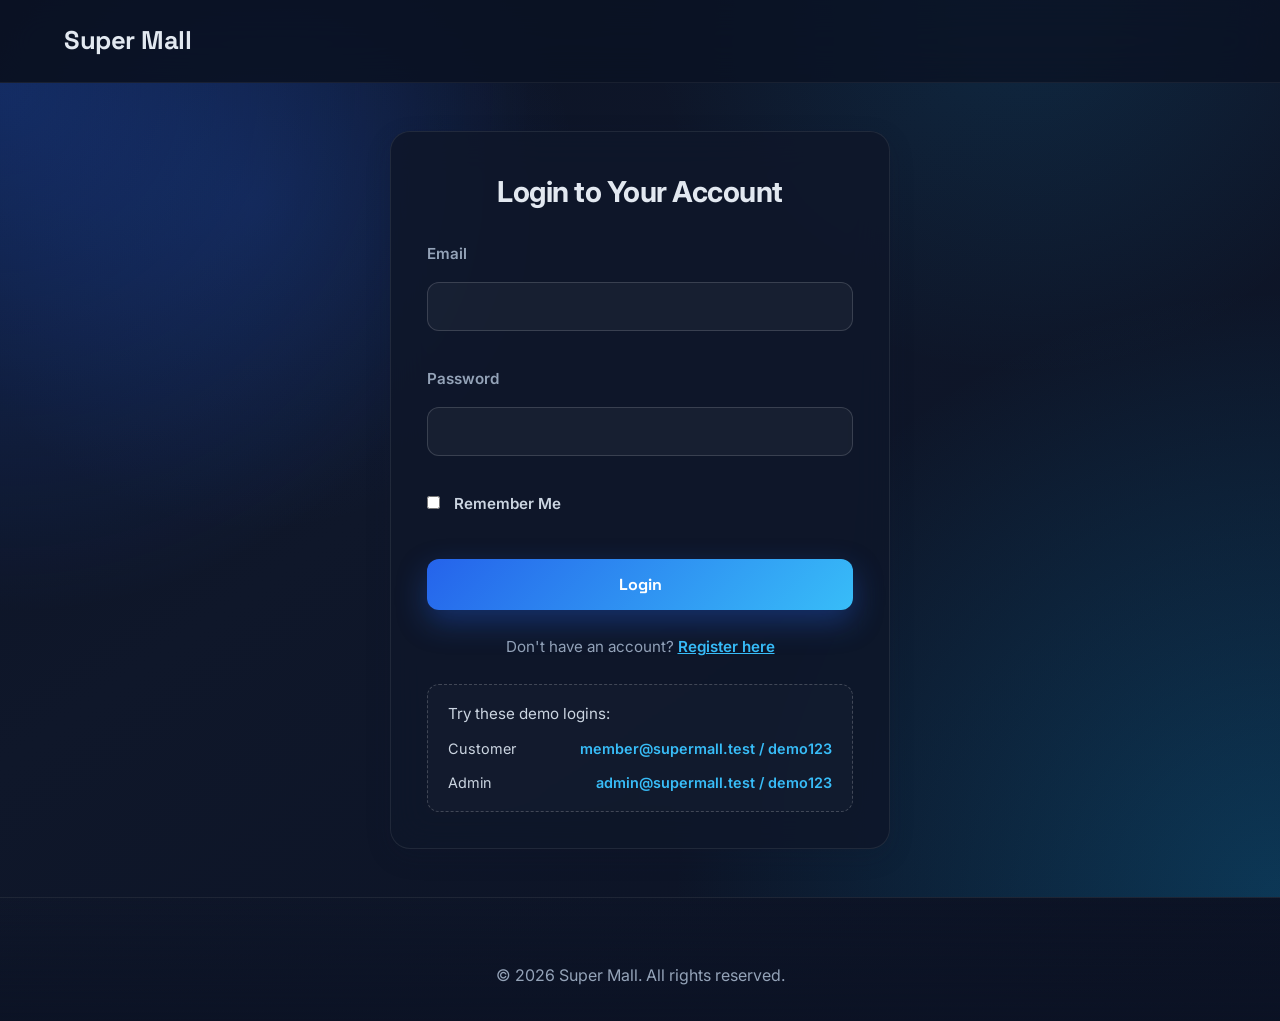
<file: super-mall-web-app/pages/admin/manage-shops.html>
<!DOCTYPE html>
<html lang="en">
<head>
    <meta charset="UTF-8">
    <meta name="viewport" content="width=device-width, initial-scale=1.0">
    <title>Manage Shops - Super Mall</title>
    <link rel="stylesheet" href="../../css/style.css">
    <link rel="stylesheet" href="../../css/admin.css">
</head>
<body>
    <header>
        <nav class="navbar">
            <div class="container">
                <div class="logo">
                    <h1><a href="../../index.html">Super Mall Admin</a></h1>
                </div>
                <ul class="nav-links">
                    <li><a href="dashboard.html">Dashboard</a></li>
                    <li><a href="manage-shops.html">Shops</a></li>
                    <li><a href="manage-offers.html">Offers</a></li>
                    <li><a href="manage-categories.html">Categories</a></li>
                    <li><a href="#" id="logoutBtn" class="btn-primary">Logout</a></li>
                </ul>
            </div>
        </nav>
    </header>

    <main>
        <section class="manage-section">
            <div class="container">
                <div class="section-header">
                    <h2>Manage Shops</h2>
                    <a href="create-shop.html" class="btn-primary">+ Add New Shop</a>
                </div>
                
                <div class="filters">
                    <input type="text" id="searchShops" placeholder="Search shops..." class="search-input">
                    <select id="filterCategory" class="filter-select">
                        <option value="">All Categories</option>
                    </select>
                    <select id="filterFloor" class="filter-select">
                        <option value="">All Floors</option>
                        <option value="Ground Floor">Ground Floor</option>
                        <option value="First Floor">First Floor</option>
                        <option value="Second Floor">Second Floor</option>
                        <option value="Third Floor">Third Floor</option>
                    </select>
                </div>

                <div class="table-container">
                    <table class="data-table">
                        <thead>
                            <tr>
                                <th>Shop Name</th>
                                <th>Category</th>
                                <th>Floor</th>
                                <th>Location</th>
                                <th>Contact</th>
                                <th>Status</th>
                                <th>Actions</th>
                            </tr>
                        </thead>
                        <tbody id="shopsTableBody">
                            <tr>
                                <td colspan="7" class="text-center">Loading shops...</td>
                            </tr>
                        </tbody>
                    </table>
                </div>
            </div>
        </section>
    </main>

    <footer>
        <div class="container">
            <p>&copy; 2026 Super Mall. All rights reserved.</p>
        </div>
    </footer>

    <script type="module" src="../../js/admin-shop.js"></script>
</body>
</html>
</file>
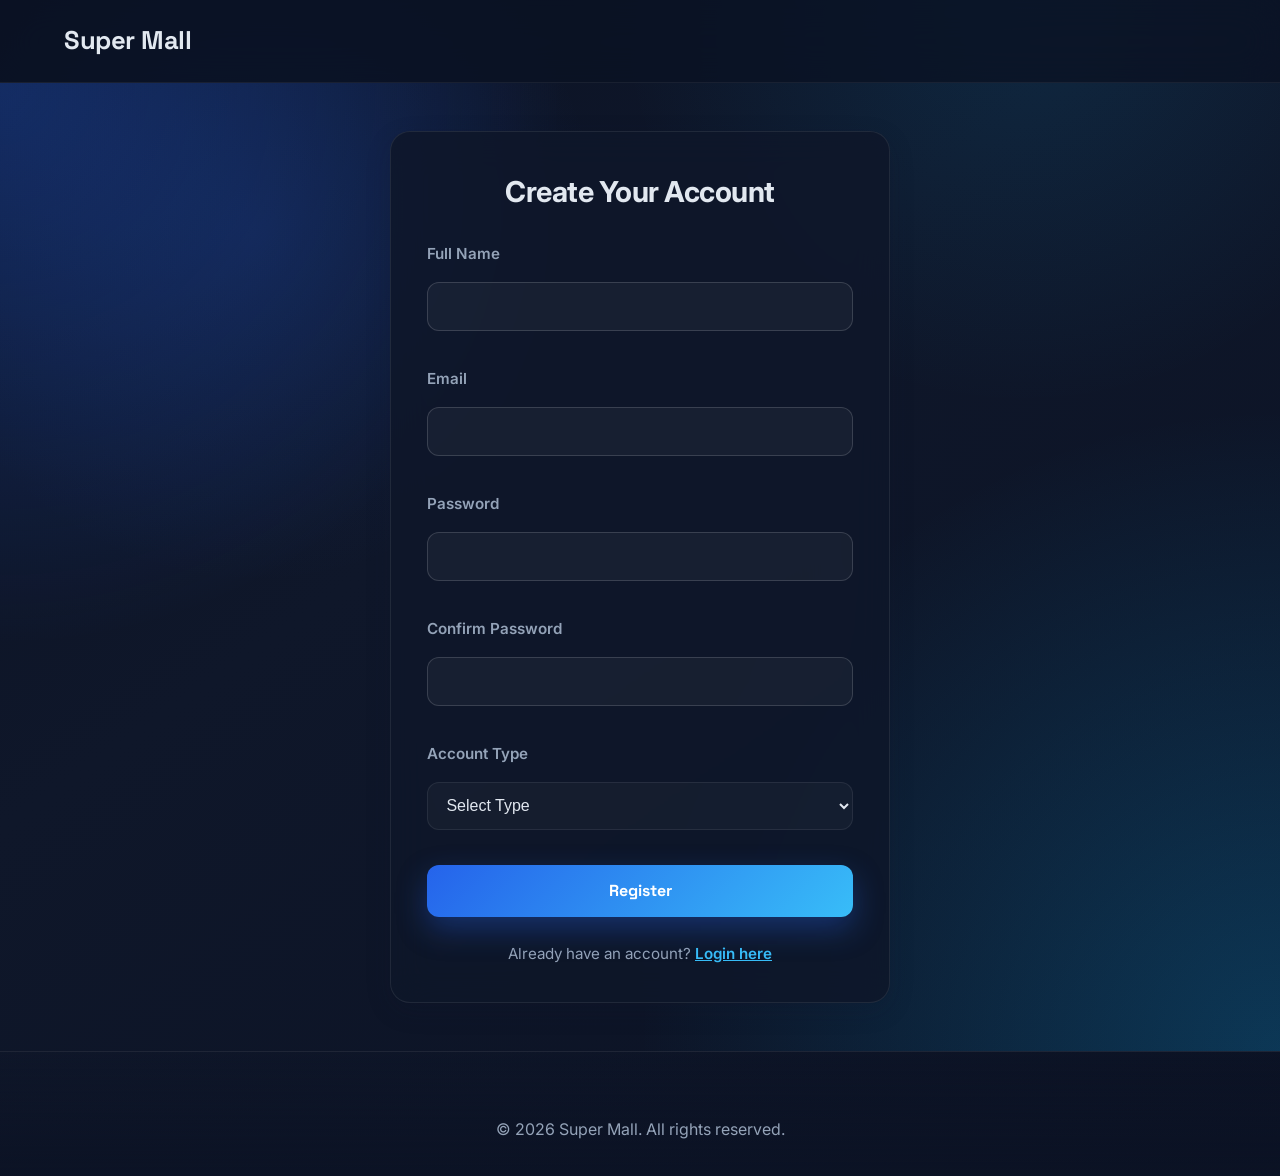
<file: super-mall-web-app/pages/auth/register.html>
<!DOCTYPE html>
<html lang="en">
<head>
    <meta charset="UTF-8">
    <meta name="viewport" content="width=device-width, initial-scale=1.0">
    <title>Register - Super Mall</title>
    <link rel="stylesheet" href="../../css/style.css">
    <link rel="stylesheet" href="../../css/auth.css">
</head>
<body>
    <header>
        <nav class="navbar">
            <div class="container">
                <div class="logo">
                    <h1><a href="../../index.html">Super Mall</a></h1>
                </div>
            </div>
        </nav>
    </header>

    <main>
        <section class="auth-section">
            <div class="auth-container">
                <h2>Create Your Account</h2>
                <form id="registerForm" class="auth-form">
                    <div class="form-group">
                        <label for="name">Full Name</label>
                        <input type="text" id="name" name="name" required>
                    </div>
                    <div class="form-group">
                        <label for="email">Email</label>
                        <input type="email" id="email" name="email" required>
                    </div>
                    <div class="form-group">
                        <label for="password">Password</label>
                        <input type="password" id="password" name="password" required minlength="6">
                    </div>
                    <div class="form-group">
                        <label for="confirmPassword">Confirm Password</label>
                        <input type="password" id="confirmPassword" name="confirmPassword" required>
                    </div>
                    <div class="form-group">
                        <label for="userType">Account Type</label>
                        <select id="userType" name="userType" required>
                            <option value="">Select Type</option>
                            <option value="customer">Customer</option>
                            <option value="merchant">Merchant</option>
                            <option value="admin">Admin</option>
                        </select>
                    </div>
                    <button type="submit" class="btn-primary">Register</button>
                    <div class="auth-links">
                        <p>Already have an account? <a href="index.html">Login here</a></p>
                    </div>
                </form>
                <div id="registerMessage" class="message"></div>
            </div>
        </section>
    </main>

    <footer>
        <div class="container">
            <p>&copy; 2026 Super Mall. All rights reserved.</p>
        </div>
    </footer>

    <script type="module" src="../../js/auth.js"></script>
</body>
</html>
</file>
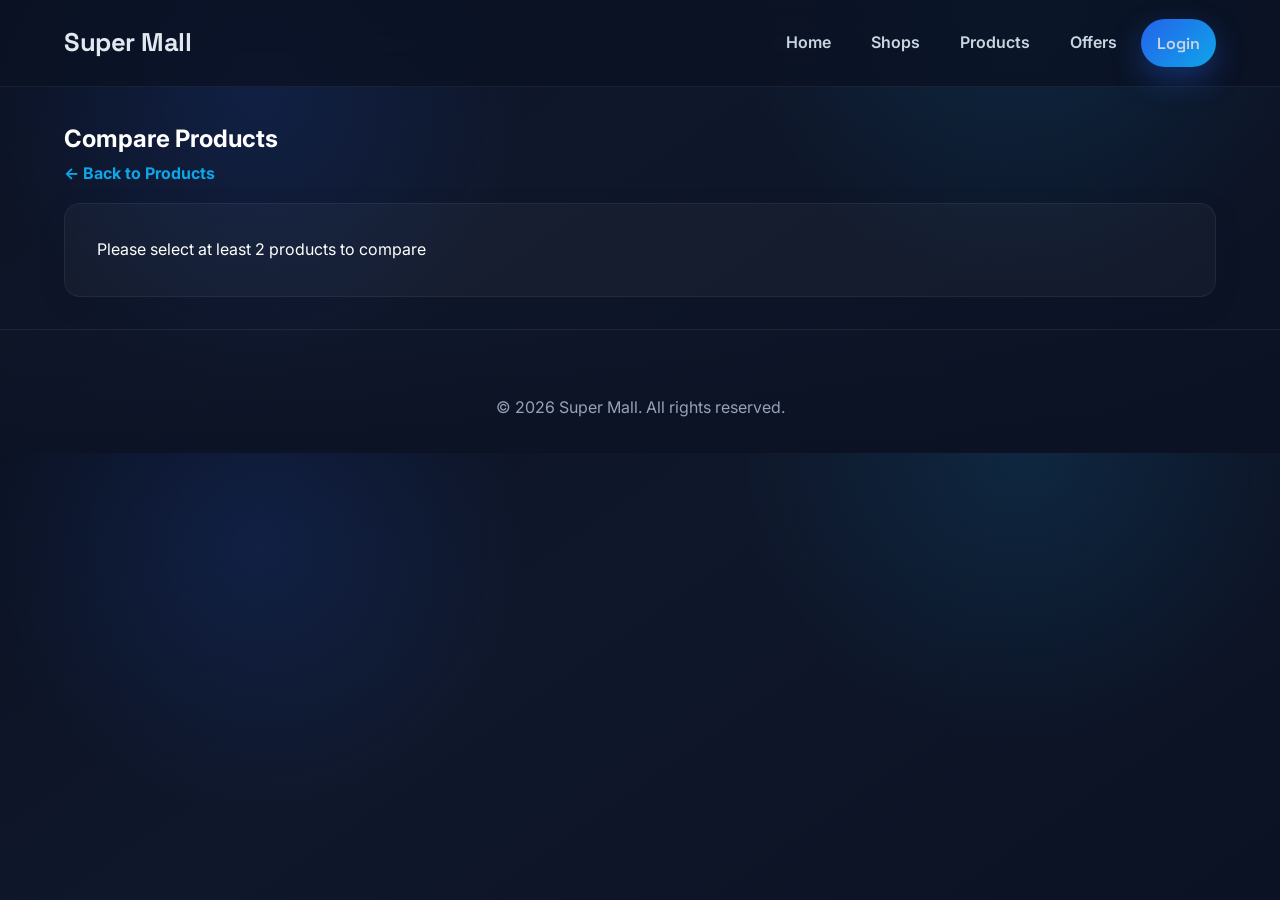
<file: super-mall-web-app/pages/user/compare.html>
<!DOCTYPE html>
<html lang="en">
<head>
    <meta charset="UTF-8">
    <meta name="viewport" content="width=device-width, initial-scale=1.0">
    <title>Compare Products - Super Mall</title>
    <link rel="stylesheet" href="../../css/style.css">
    <link rel="stylesheet" href="../../css/user.css">
</head>
<body>
    <header>
        <nav class="navbar">
            <div class="container">
                <div class="logo">
                    <h1><a href="../../index.html">Super Mall</a></h1>
                </div>
                <ul class="nav-links">
                    <li><a href="../../index.html">Home</a></li>
                    <li><a href="shops.html">Shops</a></li>
                    <li><a href="products.html">Products</a></li>
                    <li><a href="offers.html">Offers</a></li>
                    <li><a href="../auth/login.html" class="btn-primary">Login</a></li>
                </ul>
            </div>
        </nav>
    </header>

    <main>
        <section class="compare-section">
            <div class="container">
                <h2>Compare Products</h2>
                <a href="products.html" class="back-link">&larr; Back to Products</a>
                
                <div id="compareContent" class="compare-container">
                    <p class="loading-text">Loading comparison...</p>
                </div>
            </div>
        </section>
    </main>

    <footer>
        <div class="container">
            <p>&copy; 2026 Super Mall. All rights reserved.</p>
        </div>
    </footer>

    <script type="module" src="../../js/user-compare.js"></script>
</body>
</html>
</file>
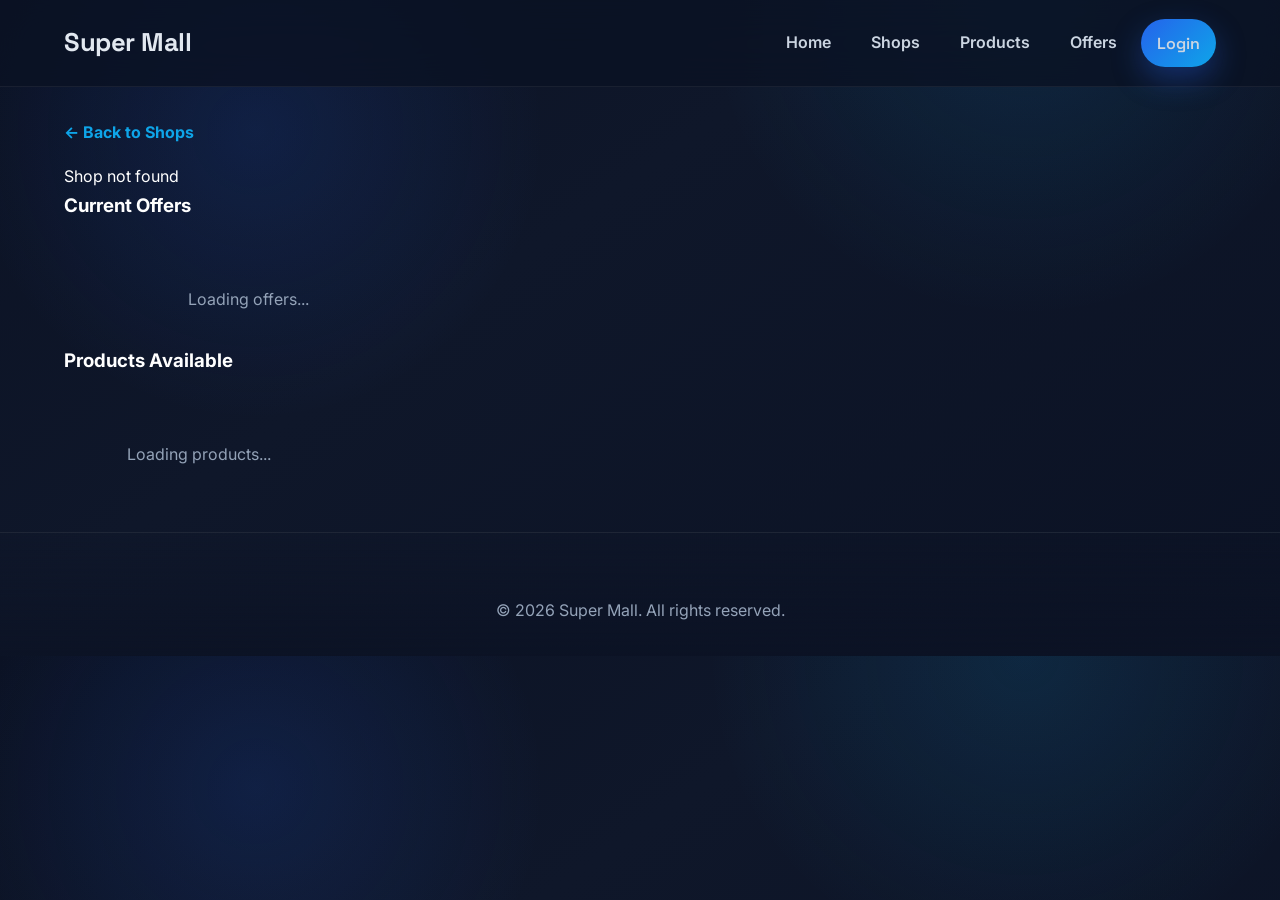
<file: super-mall-web-app/pages/user/shop-detail.html>
<!DOCTYPE html>
<html lang="en">
<head>
    <meta charset="UTF-8">
    <meta name="viewport" content="width=device-width, initial-scale=1.0">
    <title>Shop Details - Super Mall</title>
    <link rel="stylesheet" href="../../css/style.css">
    <link rel="stylesheet" href="../../css/user.css">
</head>
<body>
    <header>
        <nav class="navbar">
            <div class="container">
                <div class="logo">
                    <h1><a href="../../index.html">Super Mall</a></h1>
                </div>
                <ul class="nav-links">
                    <li><a href="../../index.html">Home</a></li>
                    <li><a href="shops.html">Shops</a></li>
                    <li><a href="products.html">Products</a></li>
                    <li><a href="offers.html">Offers</a></li>
                    <li><a href="../auth/login.html" class="btn-primary">Login</a></li>
                </ul>
            </div>
        </nav>
    </header>

    <main>
        <section class="shop-detail-section">
            <div class="container">
                <a href="shops.html" class="back-link">&larr; Back to Shops</a>
                
                <div id="shopDetailContent">
                    <p class="loading-text">Loading shop details...</p>
                </div>

                <div class="shop-offers">
                    <h3>Current Offers</h3>
                    <div id="shopOffersGrid" class="offers-grid">
                        <p class="loading-text">Loading offers...</p>
                    </div>
                </div>

                <div class="shop-products">
                    <h3>Products Available</h3>
                    <div id="shopProductsGrid" class="products-grid">
                        <p class="loading-text">Loading products...</p>
                    </div>
                </div>
            </div>
        </section>
    </main>

    <footer>
        <div class="container">
            <p>&copy; 2026 Super Mall. All rights reserved.</p>
        </div>
    </footer>

    <script type="module" src="../../js/user-shop-detail.js"></script>
</body>
</html>
</file>
<file: super-mall-web-app/css/style.css>
/* Global Styles */
@import url('https://fonts.googleapis.com/css2?family=Space+Grotesk:wght@400;500;600;700&family=Inter:wght@400;500;600;700&display=swap');

:root {
    --primary-color: #2563eb;
    --primary-dark: #1e3a8a;
    --secondary-color: #0ea5e9;
    --accent-color: #f97316;
    --success-color: #22c55e;
    --danger-color: #ef4444;
    --warning-color: #f59e0b;
    --text-color: #0f172a;
    --text-light: #64748b;
    --bg-color: #0b1224;
    --surface-color: #0f172a;
    --panel-color: #111827;
    --white: #ffffff;
    --border-color: #1f2937;
    --shadow: 0 15px 40px rgba(15, 23, 42, 0.35);
    --shadow-soft: 0 8px 24px rgba(15, 23, 42, 0.18);
    --shadow-heavy: 0 25px 60px rgba(15, 23, 42, 0.5);
    --radius: 14px;
    --radius-large: 24px;
    --transition: all 0.3s cubic-bezier(0.4, 0, 0.2, 1);
}

* {
    margin: 0;
    padding: 0;
    box-sizing: border-box;
}

body {
    font-family: 'Inter', system-ui, -apple-system, 'Segoe UI', sans-serif;
    line-height: 1.7;
    color: var(--white);
    background: radial-gradient(circle at 20% 20%, rgba(37, 99, 235, 0.15), transparent 25%),
                radial-gradient(circle at 80% 0%, rgba(14, 165, 233, 0.12), transparent 26%),
                linear-gradient(145deg, #0b1224 0%, #0f172a 40%, #0b1224 100%);
    overflow-x: hidden;
}

/* Animated Background */
.bg-decoration {
    position: fixed;
    top: 0;
    left: 0;
    width: 100%;
    height: 100%;
    pointer-events: none;
    z-index: -1;
    overflow: hidden;
}

.orb {
    position: absolute;
    border-radius: 50%;
    filter: blur(80px);
    opacity: 0.4;
    animation: float 20s infinite ease-in-out;
}

.orb-1 {
    width: 400px;
    height: 400px;
    background: radial-gradient(circle, rgba(37, 99, 235, 0.4), transparent);
    top: -200px;
    right: -200px;
    animation-delay: 0s;
}

.orb-2 {
    width: 500px;
    height: 500px;
    background: radial-gradient(circle, rgba(14, 165, 233, 0.3), transparent);
    bottom: -250px;
    left: -250px;
    animation-delay: 7s;
}

.orb-3 {
    width: 350px;
    height: 350px;
    background: radial-gradient(circle, rgba(249, 115, 22, 0.2), transparent);
    top: 50%;
    left: 50%;
    transform: translate(-50%, -50%);
    animation-delay: 14s;
}

@keyframes float {
    0%, 100% { transform: translate(0, 0) scale(1); }
    33% { transform: translate(100px, -100px) scale(1.1); }
    66% { transform: translate(-100px, 100px) scale(0.9); }
}

/* Animations */
@keyframes fadeUp {
    from {
        opacity: 0;
        transform: translateY(30px);
    }
    to {
        opacity: 1;
        transform: translateY(0);
    }
}

@keyframes fadeLeft {
    from {
        opacity: 0;
        transform: translateX(30px);
    }
    to {
        opacity: 1;
        transform: translateX(0);
    }
}

@keyframes scaleUp {
    from {
        opacity: 0;
        transform: scale(0.9);
    }
    to {
        opacity: 1;
        transform: scale(1);
    }
}

@keyframes slideUp {
    from {
        opacity: 0;
        transform: translateY(40px);
    }
    to {
        opacity: 1;
        transform: translateY(0);
    }
}

@keyframes slideRight {
    from {
        opacity: 0;
        transform: translateX(-40px);
    }
    to {
        opacity: 1;
        transform: translateX(0);
    }
}

@keyframes slideLeft {
    from {
        opacity: 0;
        transform: translateX(40px);
    }
    to {
        opacity: 1;
        transform: translateX(0);
    }
}

@keyframes zoomIn {
    from {
        opacity: 0;
        transform: scale(0.8);
    }
    to {
        opacity: 1;
        transform: scale(1);
    }
}

@keyframes pulse {
    0%, 100% {
        opacity: 1;
        transform: scale(1);
    }
    50% {
        opacity: 0.8;
        transform: scale(1.05);
    }
}

[data-animate] {
    opacity: 0;
}

[data-animate].animated {
    animation-duration: 0.8s;
    animation-fill-mode: both;
    animation-timing-function: cubic-bezier(0.4, 0, 0.2, 1);
}

[data-animate="fade-up"].animated {
    animation-name: fadeUp;
}

[data-animate="fade-left"].animated {
    animation-name: fadeLeft;
}

[data-animate="scale-up"].animated {
    animation-name: scaleUp;
}

[data-animate="slide-up"].animated {
    animation-name: slideUp;
}

[data-animate="slide-right"].animated {
    animation-name: slideRight;
}

[data-animate="slide-left"].animated {
    animation-name: slideLeft;
}

[data-animate="zoom-in"].animated {
    animation-name: zoomIn;
}

[data-delay="50"].animated { animation-delay: 0.05s; }
[data-delay="100"].animated { animation-delay: 0.1s; }
[data-delay="150"].animated { animation-delay: 0.15s; }
[data-delay="200"].animated { animation-delay: 0.2s; }
[data-delay="250"].animated { animation-delay: 0.25s; }
[data-delay="300"].animated { animation-delay: 0.3s; }

.container {
    max-width: 1200px;
    margin: 0 auto;
    padding: 0 24px;
}

/* Header & Navigation */
header {
    position: sticky;
    top: 0;
    z-index: 100;
    backdrop-filter: blur(20px);
    background: rgba(11, 18, 36, 0.8);
    border-bottom: 1px solid rgba(255, 255, 255, 0.06);
    transition: var(--transition);
}

.navbar {
    padding: 1.2rem 0;
}

.navbar .container {
    display: flex;
    justify-content: space-between;
    align-items: center;
}

.logo {
    display: flex;
    align-items: center;
    gap: 0.5rem;
}

.logo h1 {
    font-size: 1.6rem;
    letter-spacing: -0.5px;
    color: #e2e8f0;
    font-family: 'Space Grotesk', 'Inter', sans-serif;
    display: flex;
    align-items: center;
    gap: 0.75rem;
}

.logo h1 a {
    color: inherit;
    text-decoration: none;
}

.logo-icon {
    filter: drop-shadow(0 4px 12px rgba(37, 99, 235, 0.4));
}

.nav-links {
    display: flex;
    list-style: none;
    gap: 0.5rem;
    align-items: center;
}

.nav-links a {
    text-decoration: none;
    color: #cbd5e1;
    font-weight: 600;
    padding: 0.65rem 1rem;
    border-radius: 999px;
    transition: var(--transition);
    position: relative;
}

.nav-links a:not(.btn-primary):hover {
    color: #e2e8f0;
    background: rgba(255, 255, 255, 0.06);
}

.nav-links a.active:not(.btn-primary) {
    color: #e2e8f0;
    background: rgba(37, 99, 235, 0.15);
}

.nav-links a.active:not(.btn-primary)::after {
    content: '';
    position: absolute;
    bottom: 0;
    left: 50%;
    transform: translateX(-50%);
    width: 20px;
    height: 2px;
    background: linear-gradient(90deg, var(--primary-color), var(--secondary-color));
    border-radius: 2px;
}

/* Buttons */
.btn-primary,
.btn-secondary,
.btn-ghost {
    padding: 0.75rem 1.5rem;
    border: none;
    border-radius: 12px;
    font-weight: 700;
    cursor: pointer;
    text-decoration: none;
    display: inline-flex;
    align-items: center;
    justify-content: center;
    gap: 0.5rem;
    transition: var(--transition);
    font-family: 'Space Grotesk', 'Inter', sans-serif;
    position: relative;
    overflow: hidden;
}

.btn-large {
    padding: 1rem 2rem;
    font-size: 1.05rem;
}

.btn-primary {
    background: linear-gradient(135deg, var(--primary-color), var(--secondary-color));
    color: var(--white);
    box-shadow: 0 12px 30px rgba(37, 99, 235, 0.35);
    position: relative;
}

.btn-primary::before {
    content: '';
    position: absolute;
    inset: 0;
    background: linear-gradient(135deg, var(--secondary-color), var(--primary-color));
    opacity: 0;
    transition: var(--transition);
}

.btn-primary:hover {
    transform: translateY(-2px);
    box-shadow: 0 16px 40px rgba(37, 99, 235, 0.5);
}

.btn-primary:hover::before {
    opacity: 1;
}

.btn-primary svg,
.btn-secondary svg,
.btn-ghost svg {
    position: relative;
    z-index: 1;
}

.btn-primary span {
    position: relative;
    z-index: 1;
}

.btn-secondary {
    background: rgba(255, 255, 255, 0.08);
    color: #e2e8f0;
    border: 1px solid rgba(255, 255, 255, 0.12);
}

.btn-secondary:hover {
    background: rgba(255, 255, 255, 0.12);
    border-color: rgba(255, 255, 255, 0.2);
    transform: translateY(-2px);
    box-shadow: 0 8px 20px rgba(0, 0, 0, 0.3);
}

.btn-ghost {
    background: transparent;
    color: #cbd5e1;
    border: 1.5px solid rgba(255, 255, 255, 0.15);
}

.btn-ghost:hover {
    border-color: rgba(255, 255, 255, 0.3);
    background: rgba(255, 255, 255, 0.05);
    color: #e2e8f0;
    transform: translateY(-2px);
}

/* Hero Section */
.hero {
    padding: 6rem 0 4rem;
    position: relative;
    min-height: 90vh;
    display: flex;
    align-items: center;
}

.hero-grid {
    display: grid;
    grid-template-columns: repeat(auto-fit, minmax(320px, 1fr));
    gap: 4rem;
    align-items: center;
}

.badge-wrapper {
    display: flex;
    flex-wrap: wrap;
    gap: 0.75rem;
    margin-bottom: 1.5rem;
    align-items: center;
}

.badge-live {
    display: inline-flex;
    align-items: center;
    gap: 0.5rem;
    background: rgba(34, 197, 94, 0.15);
    border: 1px solid rgba(34, 197, 94, 0.3);
    padding: 0.5rem 1rem;
    border-radius: 999px;
    color: #22c55e;
    font-weight: 600;
    font-size: 0.9rem;
}

.pulse-dot {
    width: 8px;
    height: 8px;
    background: #22c55e;
    border-radius: 50%;
    animation: pulse 2s infinite;
}

.hero-pill {
    display: inline-flex;
    align-items: center;
    gap: 0.5rem;
}

.hero-pill svg {
    width: 16px;
    height: 16px;
    color: #f59e0b;
}

.hero-title {
    font-size: 3.5rem;
    line-height: 1.1;
    margin: 0 0 1.5rem 0;
    color: #f8fafc;
    letter-spacing: -1.5px;
    font-family: 'Space Grotesk', 'Inter', sans-serif;
    font-weight: 700;
}

.gradient-text {
    background: linear-gradient(135deg, var(--primary-color), var(--secondary-color), var(--accent-color));
    -webkit-background-clip: text;
    -webkit-text-fill-color: transparent;
    background-clip: text;
    display: inline-block;
}

.hero-subtitle {
    color: #cbd5e1;
    font-size: 1.15rem;
    max-width: 580px;
    line-height: 1.8;
    margin-bottom: 2rem;
}

.hero-actions {
    display: flex;
    flex-wrap: wrap;
    gap: 1rem;
    align-items: center;
    margin-bottom: 2rem;
}

.trust-indicators {
    display: flex;
    flex-wrap: wrap;
    gap: 1.5rem;
    margin-bottom: 2.5rem;
}

.trust-item {
    display: flex;
    align-items: center;
    gap: 0.5rem;
    color: #cbd5e1;
    font-size: 0.95rem;
    font-weight: 600;
}

.trust-item svg {
    flex-shrink: 0;
}

.hero-features {
    display: flex;
    flex-wrap: wrap;
    gap: 1rem;
}

.feature-item {
    display: flex;
    align-items: center;
    gap: 0.75rem;
    background: rgba(255, 255, 255, 0.05);
    border: 1px solid rgba(255, 255, 255, 0.08);
    padding: 0.85rem 1.25rem;
    border-radius: 12px;
    color: #e2e8f0;
    font-weight: 600;
    transition: var(--transition);
}

.feature-item:hover {
    background: rgba(255, 255, 255, 0.08);
    border-color: rgba(255, 255, 255, 0.15);
    transform: translateY(-2px);
}

.feature-icon {
    font-size: 1.5rem;
}

.hero-visual {
    position: relative;
    display: flex;
    justify-content: center;
    align-items: center;
}

.hero-card {
    background: linear-gradient(160deg, rgba(37, 99, 235, 0.15), rgba(14, 165, 233, 0.1));
    border: 1px solid rgba(255, 255, 255, 0.1);
    box-shadow: var(--shadow-heavy);
    border-radius: 24px;
    padding: 2rem;
    width: 100%;
    max-width: 400px;
    backdrop-filter: blur(20px);
    position: relative;
    z-index: 2;
}

.hero-card.floating {
    animation: float 6s infinite ease-in-out;
}

@keyframes float {
    0%, 100% {
        transform: translateY(0);
    }
    50% {
        transform: translateY(-20px);
    }
}

.card-glow {
    position: absolute;
    inset: -2px;
    background: linear-gradient(135deg, var(--primary-color), var(--secondary-color));
    border-radius: 24px;
    opacity: 0.3;
    filter: blur(20px);
    z-index: -1;
}

.card-top {
    display: flex;
    gap: 0.5rem;
    margin-bottom: 1.5rem;
}

.card-top .dot {
    width: 12px;
    height: 12px;
    border-radius: 50%;
    display: inline-block;
}

.card-top .red { background: #ef4444; }
.card-top .yellow { background: #f59e0b; }
.card-top .green { background: #22c55e; }

.hero-stats {
    display: grid;
    grid-template-columns: repeat(3, 1fr);
    gap: 1.5rem;
    margin-bottom: 1.5rem;
}

.stat-item {
    text-align: center;
}

.stat-icon {
    font-size: 2rem;
    margin-bottom: 0.5rem;
}

.hero-stats .label {
    color: #94a3b8;
    font-size: 0.85rem;
    margin-bottom: 0.25rem;
}

.hero-stats .value {
    font-size: 1.8rem;
    font-weight: 700;
    color: #e2e8f0;
    font-family: 'Space Grotesk', sans-serif;
}

.card-divider {
    height: 1px;
    background: linear-gradient(90deg, transparent, rgba(255, 255, 255, 0.1), transparent);
    margin: 1.5rem 0;
}

.hero-badge {
    background: rgba(255, 255, 255, 0.08);
    border: 1px dashed rgba(255, 255, 255, 0.2);
    padding: 1rem;
    border-radius: 14px;
    color: #cbd5e1;
    text-align: center;
    font-weight: 600;
    display: flex;
    align-items: center;
    justify-content: center;
    gap: 0.75rem;
}

.floating-card {
    position: absolute;
    background: rgba(11, 18, 36, 0.9);
    border: 1px solid rgba(255, 255, 255, 0.1);
    backdrop-filter: blur(20px);
    padding: 0.75rem 1rem;
    border-radius: 12px;
    display: flex;
    align-items: center;
    gap: 0.75rem;
    color: #e2e8f0;
    font-size: 0.9rem;
    font-weight: 600;
    box-shadow: 0 8px 24px rgba(0, 0, 0, 0.4);
    z-index: 1;
    animation: float 5s infinite ease-in-out;
}

.floating-card .mini-icon {
    font-size: 1.5rem;
}

.card-1 {
    top: 10%;
    left: -10%;
    animation-delay: 0s;
}

.card-2 {
    top: 60%;
    right: -10%;
    animation-delay: 1.5s;
}

.card-3 {
    bottom: 15%;
    left: -5%;
    animation-delay: 3s;
}

.scroll-indicator {
    position: absolute;
    bottom: 2rem;
    left: 50%;
    transform: translateX(-50%);
    display: flex;
    flex-direction: column;
    align-items: center;
    gap: 0.5rem;
    color: #94a3b8;
    font-size: 0.9rem;
    animation: bounce 2s infinite;
}

@keyframes bounce {
    0%, 100% {
        transform: translate(-50%, 0);
    }
    50% {
        transform: translate(-50%, 10px);
    }
}

/* Sections */
.section {
    padding: 3.5rem 0;
}

.section-header {
    margin-bottom: 1.8rem;
}

.section-header h2 {
    font-size: 2rem;
    color: #f8fafc;
    margin-bottom: 0.4rem;
    letter-spacing: -0.4px;
    font-family: 'Space Grotesk', 'Inter', sans-serif;
}

.section-desc {
    color: #94a3b8;
    max-width: 720px;
}

.stats {
    background: linear-gradient(135deg, rgba(37, 99, 235, 0.12), rgba(14, 165, 233, 0.05));
    border-top: 1px solid rgba(255, 255, 255, 0.04);
    border-bottom: 1px solid rgba(255, 255, 255, 0.04);
}

.stats-grid,
.feature-grid {
    display: grid;
    grid-template-columns: repeat(auto-fit, minmax(240px, 1fr));
    gap: 1.2rem;
}

.stat-card,
.feature-card {
    background: var(--panel-color);
    border: 1px solid rgba(255, 255, 255, 0.05);
    padding: 1.5rem;
    border-radius: var(--radius);
    box-shadow: var(--shadow-soft);
}

.feature-card h3,
.stat-card h3 {
    color: #e2e8f0;
    margin-bottom: 0.6rem;
    font-size: 1.2rem;
}

.feature-card p,
.stat-card p {
    color: #a0aec0;
}

.eyebrow {
    text-transform: uppercase;
    letter-spacing: 1px;
    color: #94a3b8;
    font-size: 0.8rem;
    margin-bottom: 0.4rem;
}

.muted {
    color: #94a3b8;
}

.pill-grid {
    display: flex;
    flex-wrap: wrap;
    gap: 0.6rem;
}

.pill {
    display: inline-flex;
    padding: 0.55rem 0.95rem;
    background: rgba(255, 255, 255, 0.06);
    border: 1px solid rgba(255, 255, 255, 0.08);
    color: #e2e8f0;
    border-radius: 999px;
    font-weight: 600;
    font-size: 0.93rem;
}

.features {
    background: linear-gradient(180deg, rgba(14, 165, 233, 0.05), transparent);
}

.categories {
    border-top: 1px solid rgba(255, 255, 255, 0.05);
}

.cta {
    padding-bottom: 4.5rem;
}

.cta-grid {
    background: linear-gradient(120deg, rgba(37, 99, 235, 0.18), rgba(14, 165, 233, 0.15));
    border: 1px solid rgba(255, 255, 255, 0.08);
    border-radius: 18px;
    padding: 2rem;
    box-shadow: var(--shadow);
    display: grid;
    grid-template-columns: repeat(auto-fit, minmax(260px, 1fr));
    gap: 1.5rem;
}

.cta-card {
    background: rgba(255, 255, 255, 0.05);
    border: 1px solid rgba(255, 255, 255, 0.08);
    padding: 1.2rem 1.4rem;
    border-radius: 14px;
    color: #e2e8f0;
}

.cta-mini-stats {
    display: flex;
    flex-wrap: wrap;
    gap: 0.5rem;
    margin-top: 0.8rem;
}

/* Footer */
footer {
    background-color: #0b1224;
    color: #94a3b8;
    text-align: center;
    padding: 2rem 0;
    border-top: 1px solid rgba(255, 255, 255, 0.06);
}

/* Form Styles */
.form-group {
    margin-bottom: 1.2rem;
}

.form-group label {
    display: block;
    margin-bottom: 0.45rem;
    font-weight: 600;
    color: #e2e8f0;
}

.form-group input,
.form-group textarea,
.form-group select {
    width: 100%;
    padding: 0.85rem 0.9rem;
    border: 1px solid rgba(255, 255, 255, 0.08);
    border-radius: 12px;
    font-size: 1rem;
    background: rgba(255, 255, 255, 0.03);
    color: #e2e8f0;
}

.form-group input:focus,
.form-group textarea:focus,
.form-group select:focus {
    outline: none;
    border-color: rgba(37, 99, 235, 0.6);
    box-shadow: 0 0 0 3px rgba(37, 99, 235, 0.25);
}

/* Message */
.message {
    margin-top: 1rem;
    padding: 1rem;
    border-radius: 12px;
    display: none;
    border: 1px solid transparent;
}

.message.success {
    background-color: rgba(16, 185, 129, 0.12);
    color: #34d399;
    border-color: rgba(16, 185, 129, 0.3);
    display: block;
}

.message.error {
    background-color: rgba(239, 68, 68, 0.12);
    color: #f87171;
    border-color: rgba(239, 68, 68, 0.28);
    display: block;
}

/* Utility Classes */
.text-center {
    text-align: center;
}

.loading-text {
    text-align: center;
    color: #94a3b8;
    padding: 2rem;
}

.back-link {
    display: inline-block;
    color: var(--secondary-color);
    text-decoration: none;
    margin-bottom: 1rem;
    font-weight: 700;
}

.back-link:hover {
    text-decoration: underline;
}

/* New Premium Sections */

/* Social Proof */
.social-proof {
    padding: 3rem 0;
    border-bottom: 1px solid rgba(255, 255, 255, 0.05);
}

.social-proof-grid {
    display: grid;
    grid-template-columns: repeat(auto-fit, minmax(200px, 1fr));
    gap: 2rem;
}

.proof-item {
    text-align: center;
}

.proof-number {
    font-size: 3rem;
    font-weight: 700;
    background: linear-gradient(135deg, var(--primary-color), var(--secondary-color));
    -webkit-background-clip: text;
    -webkit-text-fill-color: transparent;
    background-clip: text;
    margin-bottom: 0.5rem;
    font-family: 'Space Grotesk', sans-serif;
}

.proof-label {
    color: #94a3b8;
    font-weight: 600;
}

/* Section Badge */
.section-badge {
    display: inline-block;
    background: linear-gradient(135deg, rgba(37, 99, 235, 0.2), rgba(14, 165, 233, 0.2));
    border: 1px solid rgba(37, 99, 235, 0.3);
    color: #60a5fa;
    padding: 0.5rem 1rem;
    border-radius: 999px;
    font-size: 0.85rem;
    font-weight: 700;
    text-transform: uppercase;
    letter-spacing: 0.5px;
    margin-bottom: 1rem;
}

/* Stat Cards Enhancement */
.stat-icon-wrapper {
    width: 64px;
    height: 64px;
    background: linear-gradient(135deg, rgba(37, 99, 235, 0.15), rgba(14, 165, 233, 0.15));
    border-radius: 16px;
    display: flex;
    align-items: center;
    justify-content: center;
    margin-bottom: 1rem;
    color: var(--secondary-color);
}

.stat-progress {
    height: 4px;
    background: rgba(255, 255, 255, 0.08);
    border-radius: 999px;
    overflow: hidden;
    margin-top: 1rem;
}

.progress-bar {
    height: 100%;
    background: linear-gradient(90deg, var(--primary-color), var(--secondary-color));
    border-radius: 999px;
    transition: width 1s cubic-bezier(0.4, 0, 0.2, 1);
}

/* Premium Feature Cards */
.feature-card.premium {
    background: linear-gradient(160deg, rgba(37, 99, 235, 0.08), rgba(14, 165, 233, 0.05));
    border: 1px solid rgba(255, 255, 255, 0.1);
    padding: 2rem;
    border-radius: 20px;
    box-shadow: var(--shadow);
    transition: var(--transition);
}

.feature-card.premium:hover {
    transform: translateY(-8px);
    box-shadow: var(--shadow-heavy);
    border-color: rgba(255, 255, 255, 0.2);
}

.feature-icon-large {
    width: 80px;
    height: 80px;
    background: linear-gradient(135deg, rgba(37, 99, 235, 0.2), rgba(14, 165, 233, 0.2));
    border-radius: 20px;
    display: flex;
    align-items: center;
    justify-content: center;
    margin-bottom: 1.5rem;
    color: var(--secondary-color);
}

.feature-list {
    list-style: none;
    margin: 1.5rem 0;
    padding: 0;
}

.feature-list li {
    padding: 0.5rem 0;
    color: #cbd5e1;
    font-size: 0.95rem;
}

.feature-link {
    color: var(--secondary-color);
    text-decoration: none;
    font-weight: 700;
    display: inline-flex;
    align-items: center;
    gap: 0.5rem;
    margin-top: 1rem;
    transition: var(--transition);
}

.feature-link:hover {
    gap: 0.75rem;
}

/* Categories Grid */
.categories-grid {
    display: grid;
    grid-template-columns: repeat(auto-fit, minmax(150px, 1fr));
    gap: 1.5rem;
}

.category-card {
    background: rgba(255, 255, 255, 0.05);
    border: 1px solid rgba(255, 255, 255, 0.08);
    padding: 2rem 1.5rem;
    border-radius: 16px;
    text-align: center;
    transition: var(--transition);
    cursor: pointer;
}

.category-card:hover {
    background: rgba(255, 255, 255, 0.08);
    border-color: rgba(255, 255, 255, 0.15);
    transform: translateY(-5px) scale(1.02);
}

.category-icon {
    font-size: 3rem;
    margin-bottom: 1rem;
}

.category-card h4 {
    color: #e2e8f0;
    margin-bottom: 0.5rem;
    font-size: 1.1rem;
}

.category-card p {
    color: #94a3b8;
    font-size: 0.9rem;
}

/* Testimonials */
.testimonials {
    background: linear-gradient(180deg, rgba(14, 165, 233, 0.05), transparent);
    padding: 5rem 0;
}

.testimonial-grid {
    display: grid;
    grid-template-columns: repeat(auto-fit, minmax(300px, 1fr));
    gap: 2rem;
}

.testimonial-card {
    background: rgba(255, 255, 255, 0.05);
    border: 1px solid rgba(255, 255, 255, 0.08);
    padding: 2rem;
    border-radius: 20px;
    transition: var(--transition);
}

.testimonial-card:hover {
    background: rgba(255, 255, 255, 0.08);
    border-color: rgba(255, 255, 255, 0.15);
    transform: translateY(-5px);
}

.rating {
    display: flex;
    gap: 0.25rem;
    margin-bottom: 1rem;
    font-size: 1.2rem;
}

.testimonial-text {
    color: #cbd5e1;
    font-size: 1.05rem;
    line-height: 1.8;
    margin-bottom: 1.5rem;
    font-style: italic;
}

.testimonial-author {
    display: flex;
    align-items: center;
    gap: 1rem;
}

.author-avatar {
    width: 48px;
    height: 48px;
    border-radius: 50%;
    background: linear-gradient(135deg, var(--primary-color), var(--secondary-color));
    display: flex;
    align-items: center;
    justify-content: center;
    font-weight: 700;
    color: white;
    font-size: 1.1rem;
}

.author-name {
    color: #e2e8f0;
    font-weight: 700;
    margin-bottom: 0.25rem;
}

.author-role {
    color: #94a3b8;
    font-size: 0.9rem;
}

/* CTA Section */
.cta-section {
    padding: 5rem 0;
}

.cta-wrapper {
    background: linear-gradient(135deg, rgba(37, 99, 235, 0.15), rgba(14, 165, 233, 0.1));
    border: 1px solid rgba(255, 255, 255, 0.1);
    border-radius: var(--radius-large);
    padding: 4rem 3rem;
    box-shadow: var(--shadow-heavy);
    display: grid;
    grid-template-columns: repeat(auto-fit, minmax(300px, 1fr));
    gap: 3rem;
    align-items: center;
}

.cta-content h2 {
    font-size: 2.5rem;
    color: #f8fafc;
    margin-bottom: 1rem;
    font-family: 'Space Grotesk', sans-serif;
    letter-spacing: -0.5px;
}

.cta-benefits {
    margin: 2rem 0;
    display: flex;
    flex-direction: column;
    gap: 1rem;
}

.benefit-item {
    display: flex;
    align-items: center;
    gap: 0.75rem;
    color: #cbd5e1;
    font-weight: 600;
}

.cta-visual {
    display: flex;
    justify-content: center;
}

.premium-card {
    background: rgba(11, 18, 36, 0.6);
    border: 1px solid rgba(255, 255, 255, 0.15);
    border-radius: 20px;
    padding: 2rem;
    backdrop-filter: blur(20px);
    box-shadow: var(--shadow-heavy);
    position: relative;
    width: 100%;
    max-width: 400px;
}

.cta-stats {
    display: grid;
    grid-template-columns: repeat(3, 1fr);
    gap: 1rem;
    margin: 1.5rem 0;
}

.stat-box {
    text-align: center;
    padding: 1rem;
    background: rgba(255, 255, 255, 0.05);
    border-radius: 12px;
}

.stat-number {
    font-size: 1.5rem;
    font-weight: 700;
    color: #e2e8f0;
    font-family: 'Space Grotesk', sans-serif;
}

.stat-label {
    font-size: 0.85rem;
    color: #94a3b8;
    margin-top: 0.25rem;
}

.cta-badge {
    background: rgba(34, 197, 94, 0.15);
    border: 1px solid rgba(34, 197, 94, 0.3);
    padding: 0.75rem 1rem;
    border-radius: 12px;
    color: #22c55e;
    font-weight: 600;
    display: flex;
    align-items: center;
    justify-content: center;
    gap: 0.5rem;
    margin-top: 1.5rem;
}

/* Enhanced Footer */
footer {
    background: linear-gradient(180deg, transparent, rgba(11, 18, 36, 0.8));
    border-top: 1px solid rgba(255, 255, 255, 0.08);
    padding: 4rem 0 2rem;
}

.footer-grid {
    display: grid;
    grid-template-columns: 1.5fr 2fr;
    gap: 3rem;
    margin-bottom: 3rem;
}

.footer-brand {
    max-width: 350px;
}

.footer-desc {
    color: #94a3b8;
    line-height: 1.8;
    margin: 1.5rem 0;
}

.social-links {
    display: flex;
    gap: 1rem;
    margin-top: 1.5rem;
}

.social-links a {
    width: 40px;
    height: 40px;
    border-radius: 50%;
    background: rgba(255, 255, 255, 0.05);
    border: 1px solid rgba(255, 255, 255, 0.1);
    display: flex;
    align-items: center;
    justify-content: center;
    color: #cbd5e1;
    transition: var(--transition);
}

.social-links a:hover {
    background: linear-gradient(135deg, var(--primary-color), var(--secondary-color));
    border-color: transparent;
    transform: translateY(-3px);
    color: white;
}

.footer-links {
    display: grid;
    grid-template-columns: repeat(auto-fit, minmax(140px, 1fr));
    gap: 2rem;
}

.footer-column h4 {
    color: #e2e8f0;
    margin-bottom: 1rem;
    font-size: 1.1rem;
}

.footer-column ul {
    list-style: none;
    padding: 0;
}

.footer-column ul li {
    margin-bottom: 0.75rem;
}

.footer-column ul li a {
    color: #94a3b8;
    text-decoration: none;
    transition: var(--transition);
    font-size: 0.95rem;
}

.footer-column ul li a:hover {
    color: var(--secondary-color);
    padding-left: 5px;
}

.footer-bottom {
    padding-top: 2rem;
    border-top: 1px solid rgba(255, 255, 255, 0.06);
    text-align: center;
}

.footer-bottom p {
    color: #94a3b8;
    margin-bottom: 0.5rem;
}

.footer-tagline {
    font-size: 0.9rem;
}

/* Responsive */
@media (max-width: 768px) {
    .nav-links {
        gap: 0.5rem;
    }

    .hero {
        min-height: auto;
        padding: 4rem 0 2rem;
    }

    .hero-title {
        font-size: 2.5rem;
    }

    .hero-actions {
        flex-direction: column;
        align-items: stretch;
    }

    .hero-actions .btn-large {
        width: 100%;
    }

    .floating-card {
        display: none;
    }

    .social-proof-grid {
        grid-template-columns: repeat(2, 1fr);
    }

    .stats-grid,
    .feature-grid {
        grid-template-columns: 1fr;
    }

    .categories-grid {
        grid-template-columns: repeat(2, 1fr);
    }

    .testimonial-grid {
        grid-template-columns: 1fr;
    }

    .cta-wrapper {
        padding: 2.5rem 1.5rem;
        grid-template-columns: 1fr;
    }

    .cta-content h2 {
        font-size: 2rem;
    }

    .footer-grid {
        grid-template-columns: 1fr;
        gap: 2rem;
    }

    .footer-links {
        grid-template-columns: repeat(2, 1fr);
    }
}

@media (max-width: 480px) {
    .hero-title {
        font-size: 2rem;
    }

    .proof-number {
        font-size: 2.5rem;
    }

    .categories-grid {
        grid-template-columns: 1fr;
    }

    .footer-links {
        grid-template-columns: 1fr;
</file>
<file: super-mall-web-app/css/auth.css>
/* Authentication Styles */

main {
    min-height: calc(100vh - 140px);
    display: flex;
    align-items: center;
    justify-content: center;
}

.auth-section {
    min-height: 75vh;
    display: flex;
    align-items: center;
    justify-content: center;
    width: 100%;
    padding: 3rem 1rem;
    background: radial-gradient(circle at top left, rgba(37, 99, 235, 0.3), transparent 35%),
                radial-gradient(circle at bottom right, rgba(14, 165, 233, 0.25), transparent 40%);
}

.auth-container {
    width: 100%;
    max-width: 500px;
    padding: 2.25rem;
    border-radius: 20px;
    border: 1px solid rgba(255, 255, 255, 0.08);
    background: rgba(15, 23, 42, 0.85);
    box-shadow: var(--shadow-soft);
    backdrop-filter: blur(18px);
}

.auth-container h2 {
    margin-bottom: 1.5rem;
    text-align: center;
    color: #e2e8f0;
    font-size: 1.8rem;
    letter-spacing: -0.5px;
}

.auth-form {
    display: flex;
    flex-direction: column;
    gap: 1rem;
}

.auth-form .form-group {
    display: flex;
    flex-direction: column;
    gap: 0.5rem;
}

.auth-form label {
    color: #94a3b8;
    font-size: 0.95rem;
}

.checkbox-label {
    display: flex;
    align-items: center;
    gap: 0.45rem;
    cursor: pointer;
}

.auth-form input {
    padding: 0.9rem 1rem;
    border-radius: 12px;
    border: 1px solid rgba(255, 255, 255, 0.15);
    background: rgba(255, 255, 255, 0.04);
    color: #e2e8f0;
    font-size: 1rem;
}

.auth-form input:focus {
    outline: none;
    border-color: rgba(37, 99, 235, 0.8);
    box-shadow: 0 0 0 2px rgba(37, 99, 235, 0.15);
}

.auth-form button[type="submit"] {
    width: 100%;
    padding: 0.95rem;
    font-size: 1rem;
    border-radius: 12px;
    border: none;
    font-weight: 700;
    background: linear-gradient(135deg, var(--primary-color), #38bdf8);
    color: var(--white);
    cursor: pointer;
}

.auth-form button[type="submit"]:active {
    transform: translateY(1px);
}

.auth-links {
    margin-top: 0.5rem;
    text-align: center;
    color: #94a3b8;
    font-size: 0.95rem;
}

.auth-links a {
    color: #38bdf8;
    font-weight: 600;
}

.sample-credentials {
    margin-top: 1.5rem;
    border-radius: 12px;
    border: 1px dashed rgba(255, 255, 255, 0.2);
    padding: 1rem 1.25rem;
    font-size: 0.95rem;
    color: #cbd5e1;
    background: rgba(255, 255, 255, 0.02);
}

.sample-credentials strong {
    color: #fbbf24;
}

.sample-credentials .credential-row {
    display: flex;
    justify-content: space-between;
    gap: 0.5rem;
    font-size: 0.9rem;
    margin-top: 0.6rem;
}

.sample-credentials .credential-row span:last-child {
    color: #38bdf8;
    font-weight: 600;
}

.message {
    min-height: 1.25rem;
    font-size: 0.9rem;
    margin-top: 1rem;
    text-align: center;
    color: #fcd34d;
}

.form-group input[type="checkbox"] {
    width: auto;
    margin-right: 0.6rem;
}

.form-group input[type="checkbox"] + span {
    color: #cbd5e1;
}

@media (max-width: 768px) {
    .auth-container {
        padding: 1.5rem;
    }

    .auth-links {
        font-size: 0.85rem;
    }
}

@media (max-width: 520px) {
    .sample-credentials .credential-row {
        flex-direction: column;
        align-items: flex-start;
    }
}
</file>
<file: super-mall-web-app/css/admin.css>
/* Admin Panel Styles */

.dashboard {
    padding: 2.5rem 0 4rem;
    color: #e2e8f0;
}

.dashboard h2 {
    margin-bottom: 2rem;
    font-size: 2rem;
    letter-spacing: -0.5px;
}

.stats-grid {
    display: grid;
    grid-template-columns: repeat(auto-fit, minmax(220px, 1fr));
    gap: 1.5rem;
    margin-bottom: 3rem;
}

.stat-card {
    background: rgba(15, 23, 42, 0.85);
    border-radius: 18px;
    border: 1px solid rgba(255, 255, 255, 0.08);
    padding: 1.5rem;
    box-shadow: 0 15px 30px rgba(2, 6, 23, 0.45);
    text-align: center;
}

.stat-card h3 {
    color: #94a3b8;
    font-size: 0.88rem;
    font-weight: 600;
    text-transform: uppercase;
    margin-bottom: 0.6rem;
    letter-spacing: 0.1em;
}

.stat-number {
    font-size: 2.6rem;
    font-weight: 700;
    color: #38bdf8;
}

.quick-actions {
    background: linear-gradient(120deg, rgba(15, 23, 42, 0.95), rgba(2, 6, 23, 0.8));
    border-radius: 22px;
    border: 1px solid rgba(56, 189, 248, 0.25);
    padding: 2rem;
    box-shadow: 0 25px 30px rgba(2, 6, 23, 0.35);
}

.quick-actions h3 {
    margin-bottom: 1rem;
    color: #cbd5e1;
    font-size: 1.1rem;
}

.action-buttons {
    display: flex;
    flex-wrap: wrap;
    gap: 1rem;
}

.action-buttons a {
    flex: 1;
    min-width: 150px;
}

.floor-overview {
    margin-top: 3rem;
    padding-top: 2rem;
    border-top: 1px solid rgba(255, 255, 255, 0.08);
}

.floor-overview .section-header {
    margin-bottom: 1.5rem;
}

.floor-overview .subtext {
    color: #94a3b8;
    margin-top: 0.25rem;
    font-size: 0.95rem;
}

.floor-chip {
    padding: 0.35rem 0.9rem;
    background: rgba(56, 189, 248, 0.15);
    color: #38bdf8;
    border-radius: 999px;
    font-size: 0.8rem;
    font-weight: 600;
    letter-spacing: 0.08em;
}

.floor-grid {
    display: grid;
    grid-template-columns: repeat(auto-fit, minmax(220px, 1fr));
    gap: 1rem;
}

.floor-stat-card {
    background: rgba(15, 23, 42, 0.9);
    border: 1px solid rgba(255, 255, 255, 0.08);
    border-radius: 16px;
    padding: 1.5rem;
    box-shadow: 0 20px 30px rgba(2, 6, 23, 0.45);
}

.floor-stat-header {
    display: flex;
    justify-content: space-between;
    align-items: center;
    margin-bottom: 1rem;
}

.floor-stat-header h4 {
    margin: 0;
    font-size: 1.1rem;
    letter-spacing: -0.3px;
    color: #e2e8f0;
}

.floor-stat-header .floor-label {
    font-size: 0.85rem;
    color: #cbd5e1;
}

.floor-metrics {
    list-style: none;
    margin: 0;
    padding: 0;
    display: grid;
    grid-template-columns: repeat(2, minmax(0, 1fr));
    gap: 0.75rem;
}

.floor-metrics li {
    background: rgba(255, 255, 255, 0.02);
    border-radius: 12px;
    padding: 0.75rem 1rem;
    display: flex;
    justify-content: space-between;
    align-items: center;
    border: 1px solid rgba(255, 255, 255, 0.04);
}

.floor-metrics span {
    font-size: 0.85rem;
    color: #94a3b8;
}

.floor-metrics strong {
    color: #f8fafc;
    font-size: 1rem;
}

.floor-top-category {
    margin-top: 1.1rem;
    color: #cbd5e1;
    font-size: 0.9rem;
}

.floor-top-category .highlight {
    color: #38bdf8;
    font-weight: 600;
}

.muted {
    color: #94a3b8;
    text-align: center;
}

.manage-section {
    padding: 2.5rem 0;
}

.section-header {
    display: flex;
    justify-content: space-between;
    align-items: center;
    flex-wrap: wrap;
    gap: 1rem;
    margin-bottom: 2rem;
}

.filters {
    display: flex;
    gap: 1rem;
    margin-bottom: 2rem;
    flex-wrap: wrap;
}

.search-input,
.filter-select {
    background: rgba(255, 255, 255, 0.05);
    border: 1px solid rgba(255, 255, 255, 0.12);
    color: #e2e8f0;
    padding: 0.85rem 1rem;
    border-radius: 12px;
    font-size: 1rem;
    min-width: 200px;
    transition: border-color 0.3s, box-shadow 0.3s;
}

.search-input:focus,
.filter-select:focus {
    border-color: rgba(56, 189, 248, 0.9);
    box-shadow: 0 0 0 3px rgba(56, 189, 248, 0.2);
    outline: none;
}

.table-container {
    background: rgba(15, 23, 42, 0.9);
    border-radius: 18px;
    border: 1px solid rgba(255, 255, 255, 0.08);
    box-shadow: 0 20px 30px rgba(2, 6, 23, 0.5);
    overflow-x: auto;
}

.data-table {
    width: 100%;
    border-collapse: collapse;
    color: #f8fafc;
}

.data-table thead {
    background: rgba(255, 255, 255, 0.03);
}

.data-table th,
.data-table td {
    padding: 1rem;
    text-align: left;
    border-bottom: 1px solid rgba(255, 255, 255, 0.08);
}

.data-table th {
    font-weight: 600;
    color: #94a3b8;
    font-size: 0.9rem;
    letter-spacing: 0.1em;
}

.data-table tbody tr:hover {
    background: rgba(255, 255, 255, 0.04);
}

.data-table td {
    font-size: 0.95rem;
}

.status-badge {
    padding: 0.35rem 0.9rem;
    border-radius: 9999px;
    font-size: 0.85rem;
    font-weight: 600;
}

.status-badge.active {
    background-color: rgba(34, 197, 94, 0.25);
    color: #22c55e;
}

.status-badge.inactive {
    background-color: rgba(239, 68, 68, 0.25);
    color: #fecdd3;
}

.action-btn {
    padding: 0.35rem 0.85rem;
    margin: 0 0.25rem;
    border-radius: 12px;
    border: none;
    cursor: pointer;
    font-size: 0.9rem;
    transition: transform 0.2s ease;
}

.action-btn.edit {
    background: linear-gradient(135deg, var(--primary-color), var(--secondary-color));
    color: var(--white);
}

.action-btn.delete {
    background: linear-gradient(135deg, rgba(239, 68, 68, 0.9), rgba(220, 38, 38, 0.9));
    color: var(--white);
}

.action-btn:hover {
    transform: translateY(-1px);
}

.modal {
    display: none;
    position: fixed;
    z-index: 1000;
    left: 0;
    top: 0;
    width: 100%;
    height: 100%;
    background-color: rgba(2, 6, 23, 0.85);
    overflow-y: auto;
}

.modal.active {
    display: block;
}

.modal-content {
    background: rgba(15, 23, 42, 0.95);
    margin: 4% auto;
    padding: 2rem;
    border-radius: 18px;
    width: 90%;
    max-width: 620px;
    border: 1px solid rgba(255, 255, 255, 0.1);
    box-shadow: 0 25px 40px rgba(2, 6, 23, 0.6);
}

.modal .close {
    position: absolute;
    right: 1rem;
    top: 1rem;
    font-size: 2rem;
    font-weight: bold;
    color: #94a3b8;
    cursor: pointer;
}

.modal .close:hover {
    color: var(--white);
}

.content-grid {
    display: grid;
    grid-template-columns: repeat(auto-fit, minmax(280px, 1fr));
    gap: 1.5rem;
}

.categories-panel,
.floors-panel {
    background: rgba(15, 23, 42, 0.9);
    padding: 1.75rem;
    border-radius: 18px;
    border: 1px solid rgba(255, 255, 255, 0.08);
    box-shadow: 0 15px 30px rgba(2, 6, 23, 0.45);
}

.categories-panel h3,
.floors-panel h3 {
    margin-bottom: 1rem;
    color: #e2e8f0;
}

.floor-card {
    background: rgba(255, 255, 255, 0.02);
    padding: 1rem;
    border-radius: 12px;
    margin-bottom: 0.8rem;
    border: 1px solid rgba(255, 255, 255, 0.05);
}

.floor-card h4 {
    color: #38bdf8;
    margin-bottom: 0.4rem;
}

@media (max-width: 768px) {
    .section-header {
        flex-direction: column;
        align-items: flex-start;
    }

    .filters {
        flex-direction: column;
    }
}
</file>
<file: super-mall-web-app/css/user.css>
/* User Interface Styles */

/* Filters Bar */
.filters-bar {
    display: flex;
    gap: 0.75rem;
    margin-bottom: 1.5rem;
    flex-wrap: wrap;
    background: rgba(255, 255, 255, 0.03);
    border: 1px solid rgba(255, 255, 255, 0.06);
    padding: 0.75rem;
    border-radius: 14px;
}

.filters-bar .search-input {
    flex: 1;
    min-width: 260px;
    background: rgba(255, 255, 255, 0.04);
    border: 1px solid rgba(255, 255, 255, 0.08);
    color: #e2e8f0;
}

.filters-bar .filter-select {
    min-width: 150px;
    background: rgba(255, 255, 255, 0.04);
    border: 1px solid rgba(255, 255, 255, 0.08);
    color: #e2e8f0;
}

.toolbar {
    margin-bottom: 1rem;
    display: flex;
    justify-content: flex-end;
}

/* Shops Grid */
.shops-section {
    padding: 2rem 0;
}

.shops-section h2 {
    margin-bottom: 2rem;
}

.shops-grid {
    display: grid;
    grid-template-columns: repeat(auto-fill, minmax(300px, 1fr));
    gap: 2rem;
}

.shop-card {
    background-color: rgba(255, 255, 255, 0.03);
    border-radius: 16px;
    border: 1px solid rgba(255, 255, 255, 0.06);
    box-shadow: var(--shadow-soft);
    overflow: hidden;
    transition: transform 0.3s, box-shadow 0.3s, border-color 0.3s;
}

.shop-card:hover {
    transform: translateY(-6px);
    border-color: rgba(37, 99, 235, 0.3);
    box-shadow: var(--shadow);
}

.shop-card-image {
    width: 100%;
    height: 200px;
    object-fit: cover;
    background-color: #0b1224;
}

.shop-card-content {
    padding: 1.4rem;
}

.shop-card-content h3 {
    color: #e2e8f0;
    margin-bottom: 0.35rem;
    font-size: 1.2rem;
}

.shop-card-info {
    display: flex;
    flex-direction: column;
    gap: 0.5rem;
    margin-top: 1rem;
    font-size: 0.93rem;
    color: #94a3b8;
}

.shop-card-actions {
    margin-top: 1rem;
    display: flex;
    gap: 0.5rem;
}

/* Shop Detail */
.shop-detail-section {
    padding: 2rem 0;
}

.shop-detail-card {
    background-color: rgba(255, 255, 255, 0.03);
    border-radius: 16px;
    border: 1px solid rgba(255, 255, 255, 0.06);
    box-shadow: var(--shadow-soft);
    padding: 2rem;
    margin-bottom: 2rem;
}

.shop-detail-header {
    display: grid;
    grid-template-columns: 300px 1fr;
    gap: 2rem;
    margin-bottom: 2rem;
}

.shop-detail-image {
    width: 100%;
    height: 300px;
    object-fit: cover;
    border-radius: 12px;
}

.shop-detail-info h2 {
    color: #e2e8f0;
    margin-bottom: 0.8rem;
}

.shop-info-grid {
    display: grid;
    grid-template-columns: repeat(2, 1fr);
    gap: 1rem;
    margin-top: 1rem;
}

.shop-info-item {
    padding: 0.5rem 0;
}

.shop-info-item strong {
    display: block;
    color: #94a3b8;
    font-size: 0.9rem;
    margin-bottom: 0.25rem;
}

/* Products Grid */
.products-section {
    padding: 2rem 0;
}

.products-section h2 {
    margin-bottom: 2rem;
}

.products-grid {
    display: grid;
    grid-template-columns: repeat(auto-fill, minmax(250px, 1fr));
    gap: 1.5rem;
}

.product-card {
    background-color: rgba(255, 255, 255, 0.03);
    border-radius: 14px;
    border: 1px solid rgba(255, 255, 255, 0.06);
    box-shadow: var(--shadow-soft);
    overflow: hidden;
    transition: transform 0.3s, box-shadow 0.3s, border-color 0.3s;
    position: relative;
}

.product-card:hover {
    transform: translateY(-6px);
    border-color: rgba(37, 99, 235, 0.3);
    box-shadow: var(--shadow);
}

.product-card-image {
    width: 100%;
    height: 200px;
    object-fit: cover;
    background-color: #0b1224;
}

.product-card-content {
    padding: 1rem;
}

.product-card-content h3 {
    font-size: 1rem;
    margin-bottom: 0.5rem;
    color: #e2e8f0;
}

.product-price {
    font-size: 1.25rem;
    font-weight: 700;
    color: #38bdf8;
    margin: 0.5rem 0;
}

.product-shop {
    font-size: 0.9rem;
    color: #94a3b8;
    margin-bottom: 0.5rem;
}

.product-card-actions {
    display: flex;
    gap: 0.5rem;
    margin-top: 1rem;
}

.product-compare-checkbox {
    position: absolute;
    top: 0.5rem;
    right: 0.5rem;
}

.product-compare-checkbox input {
    width: 20px;
    height: 20px;
}

/* Compare Section */
.compare-section {
    padding: 2rem 0;
}

.compare-container {
    background-color: rgba(255, 255, 255, 0.03);
    border-radius: 16px;
    border: 1px solid rgba(255, 255, 255, 0.06);
    box-shadow: var(--shadow-soft);
    padding: 2rem;
    overflow-x: auto;
}

.compare-table {
    width: 100%;
    border-collapse: collapse;
    min-width: 600px;
}

.compare-table th,
.compare-table td {
    padding: 1rem;
    text-align: left;
    border-bottom: 1px solid rgba(255, 255, 255, 0.06);
}

.compare-table th {
    background-color: rgba(255, 255, 255, 0.03);
    font-weight: 600;
    color: #cbd5e1;
}

.compare-table img {
    width: 100px;
    height: 100px;
    object-fit: cover;
    border-radius: 0.375rem;
}

/* Offers Grid */
.offers-section {
    padding: 2rem 0;
}

.offers-section h2,
.shop-offers h3,
.shop-products h3 {
    margin-bottom: 2rem;
}

.offers-grid {
    display: grid;
    grid-template-columns: repeat(auto-fill, minmax(300px, 1fr));
    gap: 1.5rem;
}

.offer-card {
    background-color: rgba(255, 255, 255, 0.03);
    border-radius: 14px;
    box-shadow: var(--shadow-soft);
    padding: 1.5rem;
    position: relative;
    border: 1px solid rgba(255, 255, 255, 0.06);
}

.offer-discount {
    position: absolute;
    top: 1rem;
    right: 1rem;
    background-color: #22c55e;
    color: var(--white);
    padding: 0.5rem 1rem;
    border-radius: 9999px;
    font-weight: 700;
    font-size: 1.25rem;
}

.offer-card h3 {
    color: #e2e8f0;
    margin-bottom: 0.5rem;
    padding-right: 80px;
}

.offer-shop {
    font-size: 0.9rem;
    color: #94a3b8;
    margin-bottom: 1rem;
}

.offer-validity {
    font-size: 0.9rem;
    color: #94a3b8;
    margin-top: 1rem;
    display: flex;
    flex-direction: column;
    gap: 0.25rem;
}

/* Responsive */
@media (max-width: 768px) {
    .filters-bar {
        flex-direction: column;
    }

    .filters-bar .search-input,
    .filters-bar .filter-select {
        width: 100%;
    }

    .shops-grid,
    .products-grid {
        grid-template-columns: 1fr;
    }

    .shop-detail-header {
        grid-template-columns: 1fr;
    }

    .shop-info-grid {
        grid-template-columns: 1fr;
    }

    .compare-container {
        padding: 1rem;
    }
}
</file>
